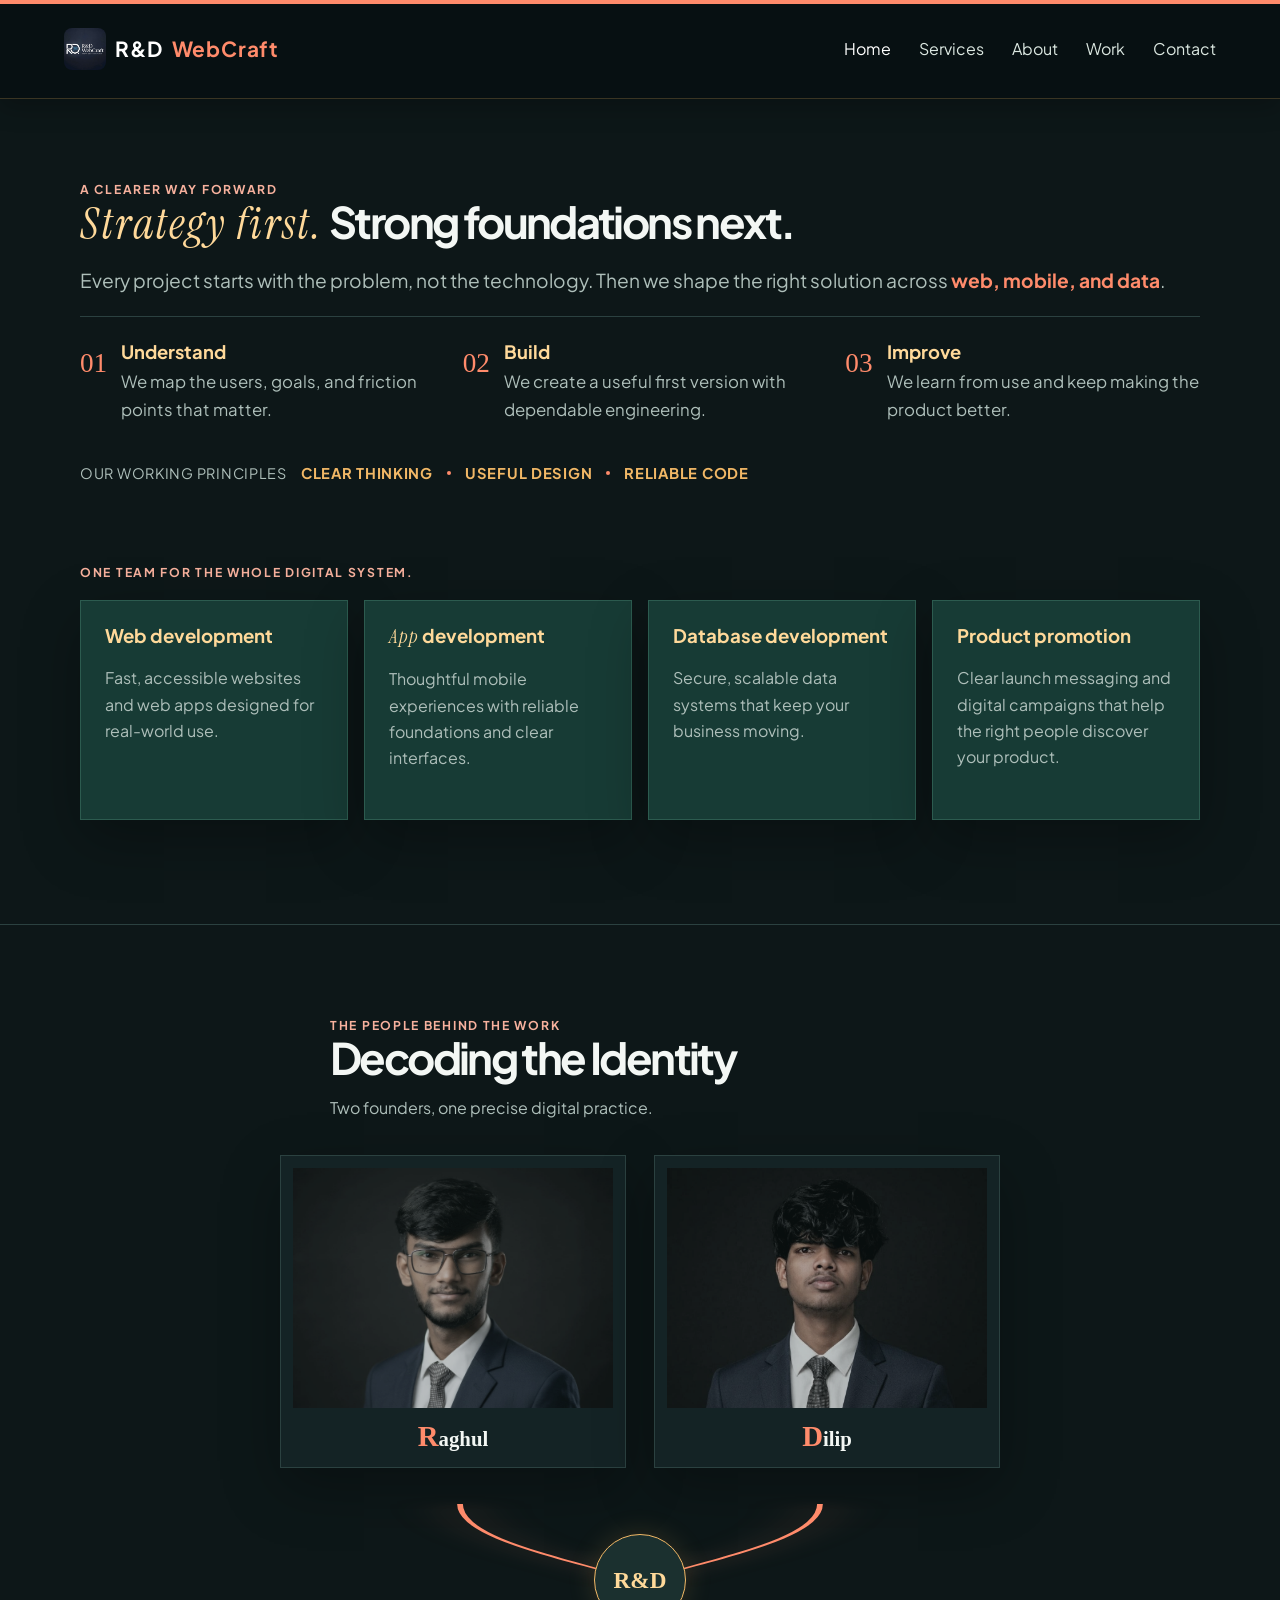
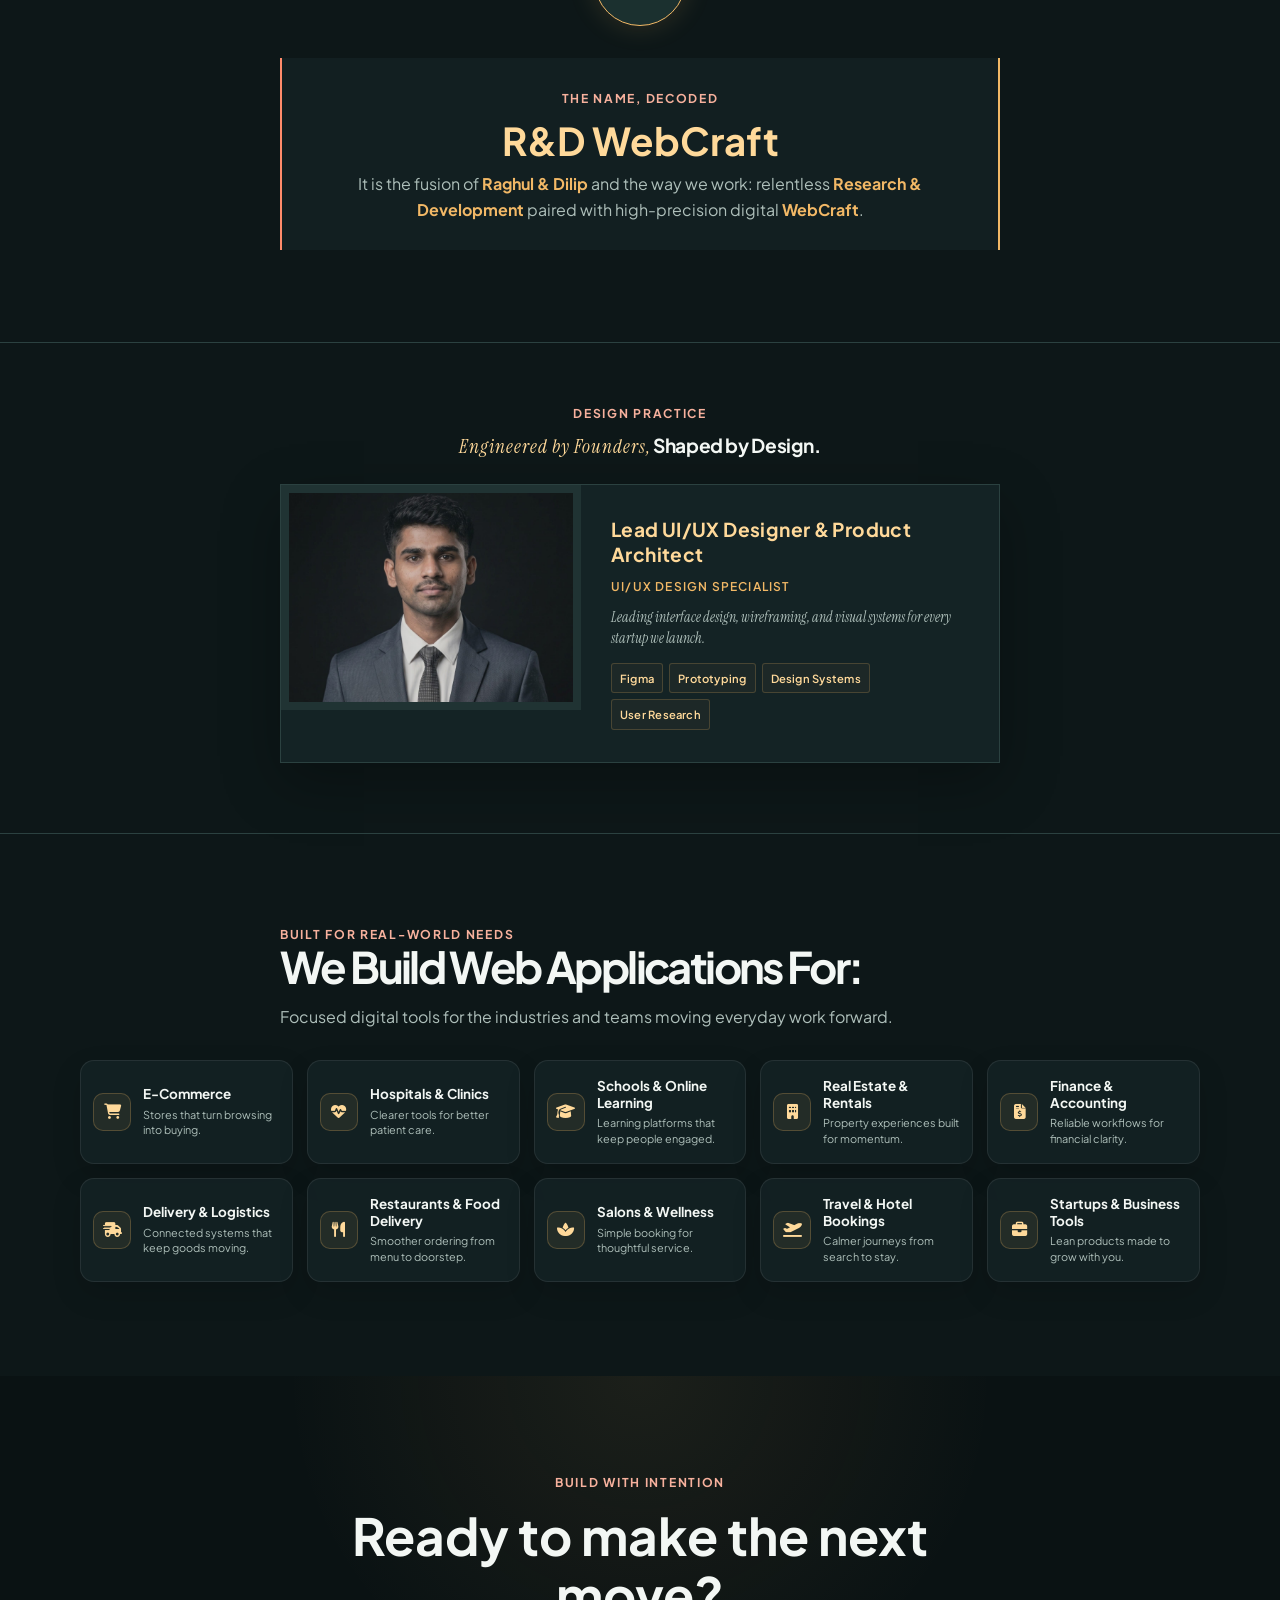
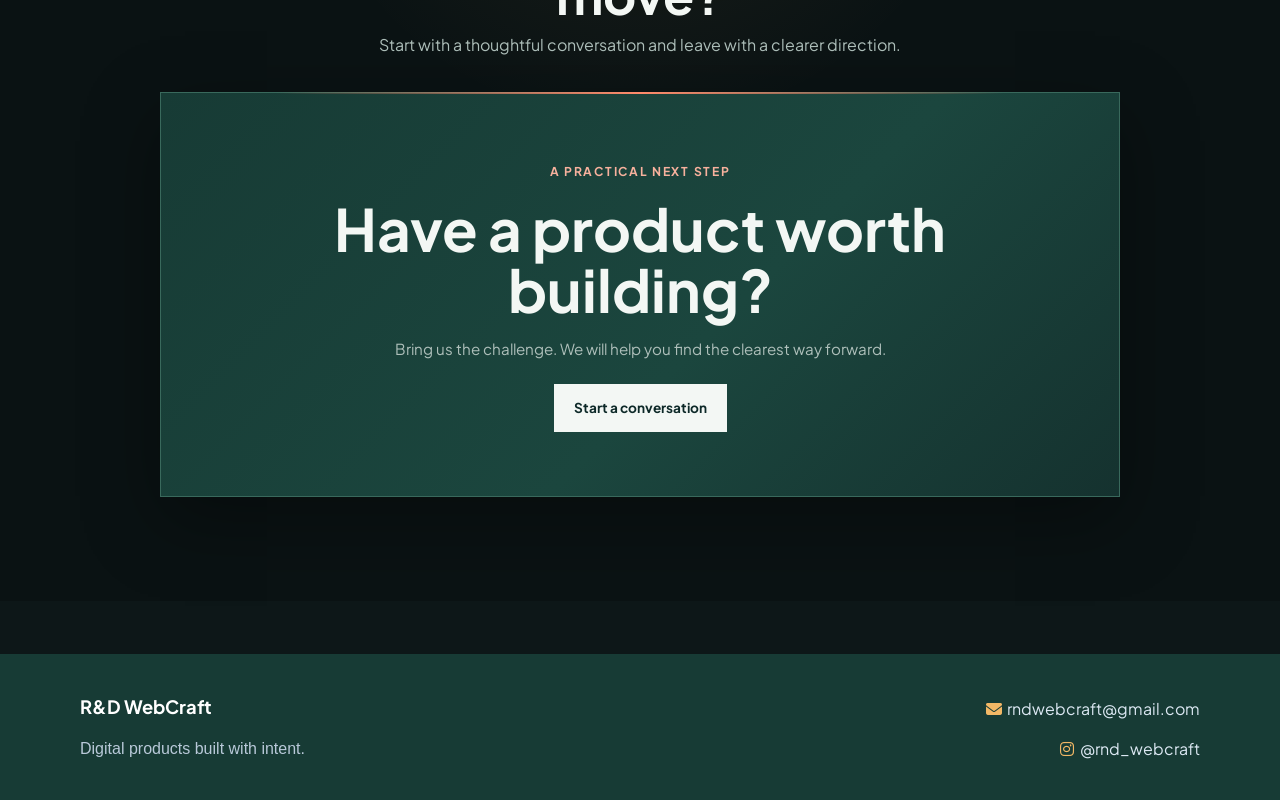
<file: index.html>
<!DOCTYPE html>
<html lang="en">
<head>
  <meta charset="UTF-8" />
  <meta name="viewport" content="width=device-width, initial-scale=1.0" />
  <title>R&amp;D WebCraft | Digital Products</title>
  <link rel="stylesheet" href="Styles.css" />
  <link rel="stylesheet" href="https://cdnjs.cloudflare.com/ajax/libs/font-awesome/6.5.2/css/all.min.css" />
  <link rel="icon" type="image/jpeg" sizes="1274x1274" href="/images/rnd_webcraft_icon.jpg">
  <link rel="apple-touch-icon" href="/images/rnd_webcraft_icon.jpg">
  <meta property="og:site_name" content="R&amp;D WebCraft" />
  <meta property="og:title" content="R&amp;D WebCraft | Digital Products" />
  <meta property="og:type" content="website" />
  <meta property="og:url" content="https://rndwebcraft.vercel.app/" />

  <!-- 3. Google Site Name & Organization Structured Data (JSON-LD) -->
  <script type="application/ld+json">
  {
  "@context": "https://schema.org",
    "@graph": 
    [
      {
        "@type": "WebSite",
        "@id": "https://rndwebcraft.vercel.app/#website",
        "url": "https://rndwebcraft.vercel.app/",
        "name": "R&D WebCraft",
        "alternateName": [
          "RnD WebCraft",
          "R&D WebCraft | Digital Products"
        ]
      },
      {
        "@type": "Organization",
        "@id": "https://rndwebcraft.vercel.app/#organization",
        "name": "R&D WebCraft",
        "url": "https://rndwebcraft.vercel.app/",
        "logo": "https://rndwebcraft.vercel.app/images/rnd_webcraft_icon.png"
      }
    ]
  }
  </script>
  <meta name="google-site-verification" content="Eu7IYV9PX5PxHdp5jqbT247PQi2Dd1MAVB8EzTbc9vo" />
</head>
<body class="home-page">
  <header class="navbar">
    <a class="logo" href="index.html"><img src="images/rnd_webcraft_icon.jpg" alt="R&amp;D WebCraft logo" />R&amp;D <span>WebCraft</span></a>
    <nav><a href="index.html" aria-current="page">Home</a><a href="services.html">Services</a><a href="about.html">About</a><a href="testimonies.html">Work</a><a href="contact.html">Contact</a></nav>
  </header>
  <main>
    <section class="services-preview home-process">
      <div class="section-intro home-overview reveal"><span class="eyebrow">A clearer way forward</span><h2><span class="editorial-emphasis">Strategy first.</span> Strong foundations next.</h2><p>Every project starts with the problem, not the technology. Then we shape the right solution across <strong>web, mobile, and data</strong>.</p></div>
      <div class="process">
        <article class="process-item reveal"><span class="process-number">01</span><div><h3>Understand</h3><p>We map the users, goals, and friction points that matter.</p></div></article>
        <article class="process-item reveal"><span class="process-number">02</span><div><h3>Build</h3><p>We create a useful first version with dependable engineering.</p></div></article>
        <article class="process-item reveal"><span class="process-number">03</span><div><h3>Improve</h3><p>We learn from use and keep making the product better.</p></div></article>
      </div>
      <div class="home-signature reveal"><span>Our working principles</span><strong>Clear thinking</strong><i></i><strong>Useful design</strong><i></i><strong>Reliable code</strong></div>
    </section>
    <section class="services-preview home-toolkit"><div class="section-intro reveal"><span class="eyebrow">One team for the whole digital system.</span></div><div class="cards"><article class="card reveal"><h3>Web development</h3><p>Fast, accessible websites and web apps designed for real-world use.</p></article><article class="card reveal"><h3><span class="editorial-emphasis">App</span> development</h3><p>Thoughtful mobile experiences with reliable foundations and clear interfaces.</p></article><article class="card reveal"><h3>Database development</h3><p>Secure, scalable data systems that keep your business moving.</p></article><article class="card reveal"><h3>Product promotion</h3><p>Clear launch messaging and digital campaigns that help the right people discover your product.</p></article></div></section>
    <section class="identity-section" aria-labelledby="identity-title">
      <div class="section-intro reveal"><span class="eyebrow">The people behind the work</span><h2 id="identity-title">Decoding the Identity</h2><p>Two founders, one precise digital practice.</p></div>
      <div class="founders-row">
        <article class="founder-card reveal"><div class="founder-portrait"><img src="images/raghul.jpeg" alt="Placeholder portrait for Raghul" /></div><h3><strong>R</strong>aghul</h3></article>
        <article class="founder-card reveal"><div class="founder-portrait"><img src="images/dilip.jpeg" alt="Dilip" /></div><h3><strong>D</strong>ilip</h3></article>
      </div>
      <div class="identity-convergence reveal" aria-label="R and D converge into the R and D monogram"><svg viewBox="0 0 100 120" role="img" aria-hidden="true" preserveAspectRatio="none"><path d="M25 0 C25 34 39 52 50 76"></path><path d="M75 0 C75 34 61 52 50 76"></path></svg><span class="identity-monogram">R&amp;D</span></div>
      <div class="identity-philosophy reveal"><span class="eyebrow">The name, decoded</span><h3>R&amp;D WebCraft</h3><p>It is the fusion of <strong>Raghul &amp; Dilip</strong> and the way we work: relentless <strong>Research &amp; Development</strong> paired with high-precision digital <strong>WebCraft</strong>.</p></div>
    </section>
    <section class="design-architecture-section" aria-labelledby="design-title">
      <div class="design-header reveal">
        <span class="eyebrow">DESIGN PRACTICE</span>
        <h3 id="design-title"><span class="editorial-emphasis">Engineered by Founders,</span> Shaped by Design.</h3>
      </div>
      <div class="design-card-compact reveal">
        <div class="design-portrait-compact">
          <img src="images/uiux-designer.jpeg" alt="Lead UI/UX Designer & Product Architect" />
        </div>
        <div class="design-card-top">
          <p class="design-role">Lead UI/UX Designer & Product Architect</p>
          <p class="design-specialization">UI/UX Design Specialist</p>
          <p class="design-summary">Leading interface design, wireframing, and visual systems for every startup we launch.</p>
          <div class="design-tech-stack">
            <span>Figma</span>
            <span>Prototyping</span>
            <span>Design Systems</span>
            <span>User Research</span>
          </div>
        </div>
      </div>
    </section>
    <section class="industries-section" aria-labelledby="industries-title">
      <div class="section-intro reveal"><span class="eyebrow">Built for real-world needs</span><h2 id="industries-title">We Build Web Applications For:</h2><p>Focused digital tools for the industries and teams moving everyday work forward.</p></div>
      <div class="industries-grid">
        <article class="industry-card reveal"><div class="industry-icon" aria-hidden="true"><i class="fa-solid fa-cart-shopping"></i></div><div><h3>E-Commerce</h3><p>Stores that turn browsing into buying.</p></div></article>
        <article class="industry-card reveal"><div class="industry-icon" aria-hidden="true"><i class="fa-solid fa-heart-pulse"></i></div><div><h3>Hospitals &amp; Clinics</h3><p>Clearer tools for better patient care.</p></div></article>
        <article class="industry-card reveal"><div class="industry-icon" aria-hidden="true"><i class="fa-solid fa-graduation-cap"></i></div><div><h3>Schools &amp; Online Learning</h3><p>Learning platforms that keep people engaged.</p></div></article>
        <article class="industry-card reveal"><div class="industry-icon" aria-hidden="true"><i class="fa-solid fa-building"></i></div><div><h3>Real Estate &amp; Rentals</h3><p>Property experiences built for momentum.</p></div></article>
        <article class="industry-card reveal"><div class="industry-icon" aria-hidden="true"><i class="fa-solid fa-file-invoice-dollar"></i></div><div><h3>Finance &amp; Accounting</h3><p>Reliable workflows for financial clarity.</p></div></article>
        <article class="industry-card reveal"><div class="industry-icon" aria-hidden="true"><i class="fa-solid fa-truck-fast"></i></div><div><h3>Delivery &amp; Logistics</h3><p>Connected systems that keep goods moving.</p></div></article>
        <article class="industry-card reveal"><div class="industry-icon" aria-hidden="true"><i class="fa-solid fa-utensils"></i></div><div><h3>Restaurants &amp; Food Delivery</h3><p>Smoother ordering from menu to doorstep.</p></div></article>
        <article class="industry-card reveal"><div class="industry-icon" aria-hidden="true"><i class="fa-solid fa-spa"></i></div><div><h3>Salons &amp; Wellness</h3><p>Simple booking for thoughtful service.</p></div></article>
        <article class="industry-card reveal"><div class="industry-icon" aria-hidden="true"><i class="fa-solid fa-plane-departure"></i></div><div><h3>Travel &amp; Hotel Bookings</h3><p>Calmer journeys from search to stay.</p></div></article>
        <article class="industry-card reveal"><div class="industry-icon" aria-hidden="true"><i class="fa-solid fa-briefcase"></i></div><div><h3>Startups &amp; Business Tools</h3><p>Lean products made to grow with you.</p></div></article>
      </div>
    </section>
    <section class="cta"><div class="cta-intro reveal"><span class="eyebrow">Build with intention</span><h2>Ready to make the next move?</h2><p>Start with a thoughtful conversation and leave with a clearer direction.</p></div><div class="cta-box reveal"><span class="eyebrow">A practical next step</span><h2>Have a product worth building?</h2><p>Bring us the challenge. We will help you find the clearest way forward.</p><a href="contact.html" class="btn-secondary">Start a conversation</a></div></section>
  </main>
  <br></br>
  <footer class="services-footer"><div class="services-footer-inner"><div><strong>R&amp;D WebCraft</strong><p>Digital products built with intent.</p></div><div class="footer-contact-details"><a href="mailto:rndwebcraft@gmail.com"><i class="fa-solid fa-envelope" aria-hidden="true"></i> rndwebcraft@gmail.com</a><a href="https://www.instagram.com/rnd_webcraft" target="_blank" rel="noopener noreferrer"><i class="fa-brands fa-instagram" aria-hidden="true"></i> @rnd_webcraft</a></div></div></footer>
  <script src="script.js"></script>
</body>
</html>
</file>
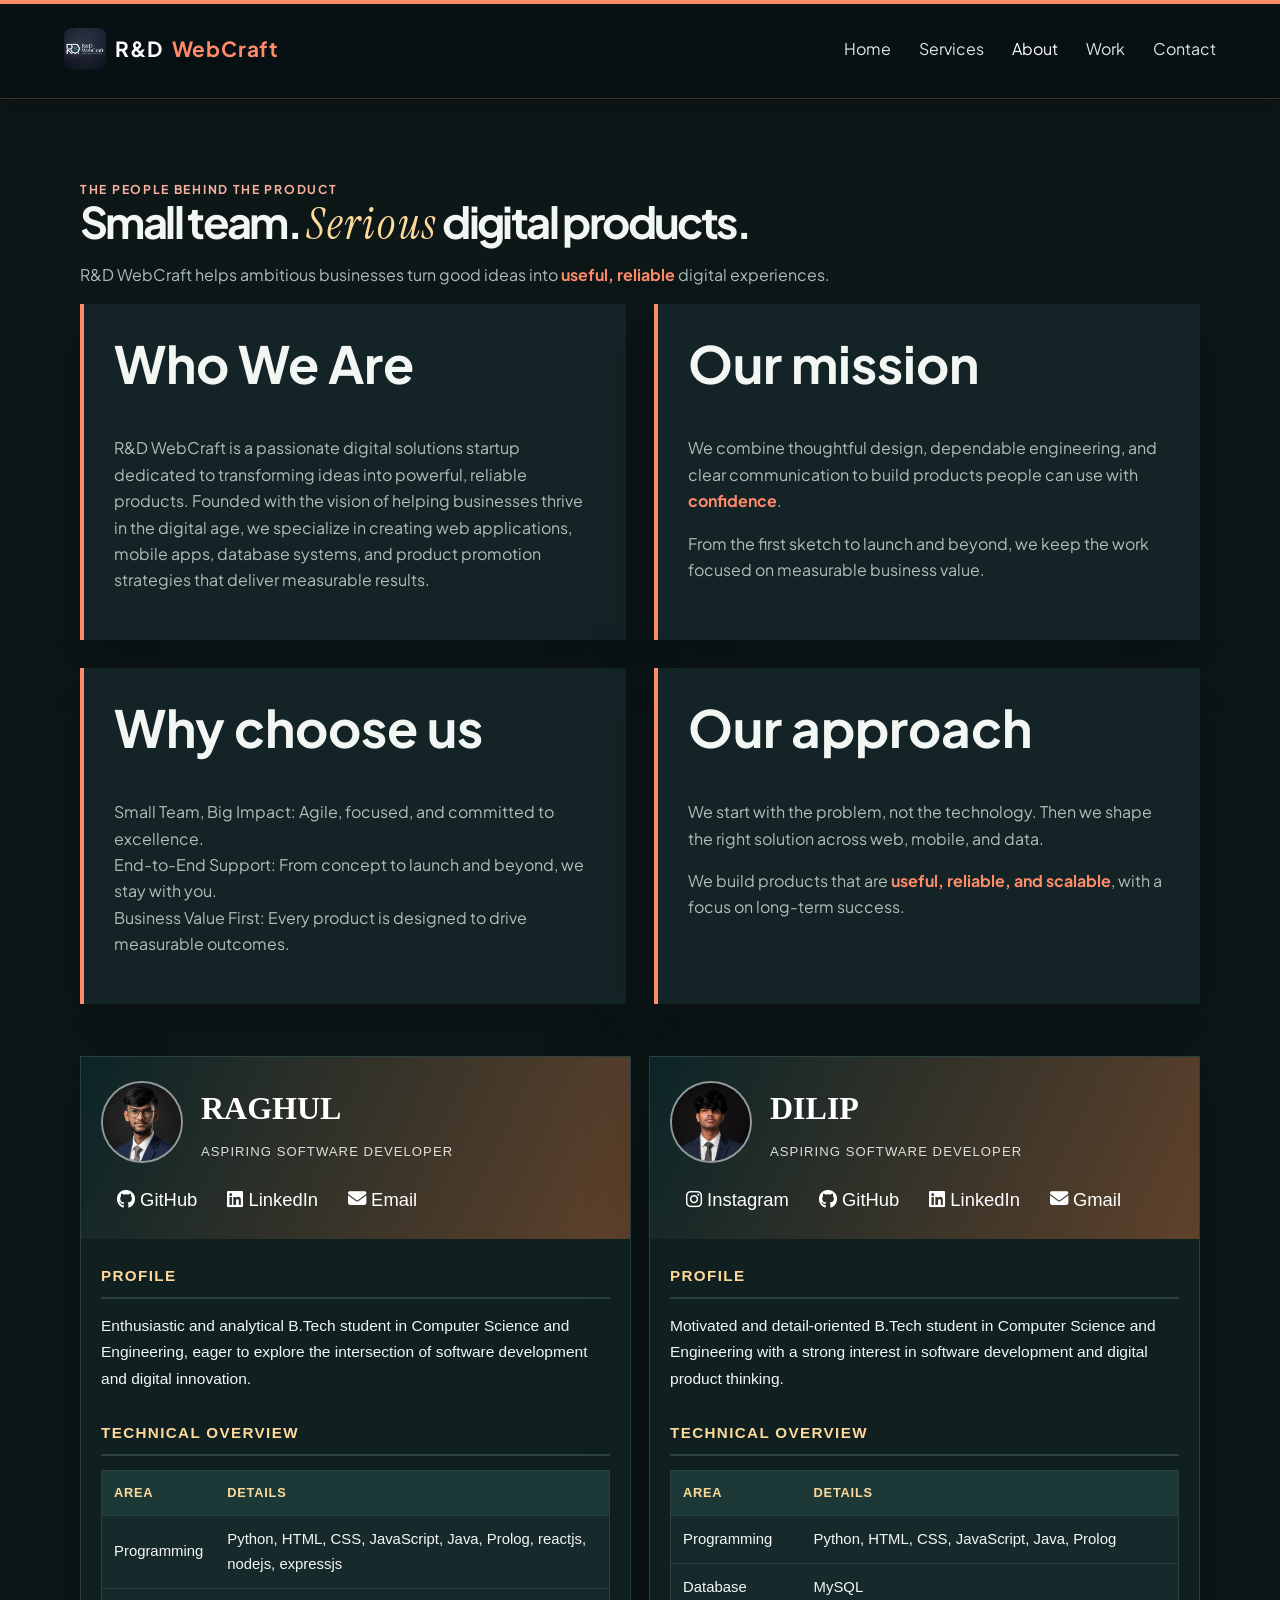
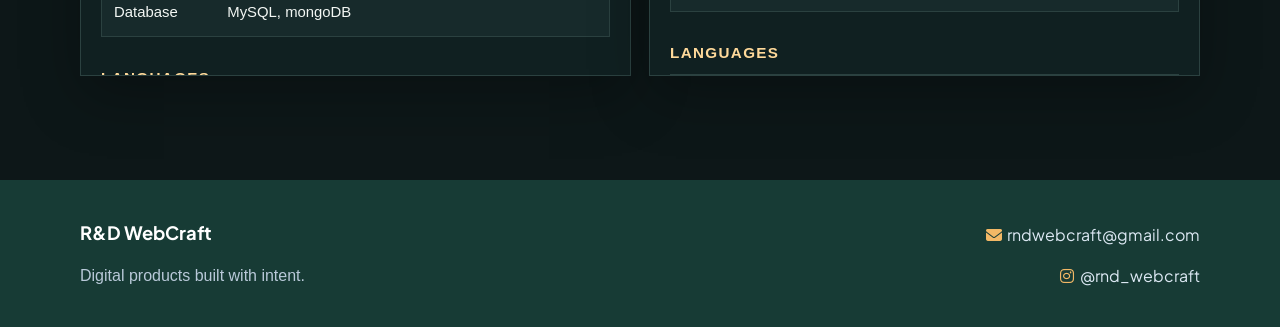
<file: about.html>
<!DOCTYPE html>
<html lang="en">
<head>
  <meta charset="UTF-8" />
  <meta name="viewport" content="width=device-width, initial-scale=1.0" />
  <title>About | R&amp;D WebCraft</title>
  <link rel="stylesheet" href="Styles.css" />
  <link rel="stylesheet" href="https://cdnjs.cloudflare.com/ajax/libs/font-awesome/6.5.2/css/all.min.css" />
  <link rel="icon" type="image/jpeg" href="images/rnd_webcraft_icon.jpg">
  <link rel="apple-touch-icon" href="images/rnd_webcraft_icon.jpg" />
</head>
<body class="about-page">
  <header class="navbar">
    <a class="logo" href="index.html"><img src="images/rnd_webcraft_icon.jpg" alt="R&amp;D WebCraft logo" />R&amp;D <span>WebCraft</span></a>
    <nav>
      <a href="index.html">Home</a>
      <a href="services.html">Services</a>
      <a href="about.html" aria-current="page">About</a>
      <a href="testimonies.html">Work</a>
      <a href="contact.html">Contact</a>
    </nav>
  </header>

  <main>
    <section class="about">
      <div class="section-intro reveal">
        <span class="eyebrow">The people behind the product</span>
        <h1>Small team. <span class="editorial-emphasis">Serious</span> digital products.</h1>
        <p>R&amp;D WebCraft helps ambitious businesses turn good ideas into 
          <strong>useful, reliable</strong> digital experiences.</p>
      </div>
      <div class="about-grid">
        <article class="about-card reveal">
          <h2>Who We Are</h2>
          <p>R&D WebCraft is a passionate digital solutions startup dedicated to 
            transforming ideas into powerful, reliable products. Founded with the 
            vision of helping businesses thrive in the digital age, we specialize in creating 
            web applications, mobile apps, database systems, and product promotion strategies 
            that deliver measurable results.
          </p>
        </article>
        <article class="about-card reveal">
          <h2>Our mission</h2>
          <p>We combine thoughtful design, dependable engineering, and clear communication
             to build products people can use with <strong>confidence</strong>.
          </p>
          <p>From the first sketch to launch and beyond, we keep the work focused on measurable business value.
          </p>
        </article>
        <article class="about-card reveal">
          <h2>Why choose us</h2>
          <p>Small Team, Big Impact: Agile, focused, and committed to excellence.
            <br />
             End-to-End Support: From concept to launch and beyond, we stay with you.
            <br />
             Business Value First: Every product is designed to drive measurable outcomes.</p>
        </article>
        <article class="about-card reveal">
          <h2>Our approach</h2>
          <p>We start with the problem, not the technology. Then we shape the right solution across web, mobile, and data.</p>
          <p>We build products that are <strong>useful, reliable, and scalable</strong>, with a focus on long-term success.</p>
        </article>
      </div>
      <br></br>
      <div class="profile-showcase">
        <iframe class="profile-frame reveal" src="raghul.html" title="Raghul profile"></iframe>
        <iframe class="profile-frame reveal" src="Dilip.html" title="Dilip profile"></iframe>
      </div>
    </section>
  </main>

  <footer class="services-footer"><div class="services-footer-inner"><div><strong>R&amp;D WebCraft</strong><p>Digital products built with intent.</p></div><div class="footer-contact-details"><a href="mailto:rndwebcraft@gmail.com"><i class="fa-solid fa-envelope" aria-hidden="true"></i> rndwebcraft@gmail.com</a><a href="https://www.instagram.com/rnd_webcraft" target="_blank" rel="noopener noreferrer"><i class="fa-brands fa-instagram" aria-hidden="true"></i> @rnd_webcraft</a></div></div></footer>
  <script src="script.js"></script>
</body>
</html>
</file>
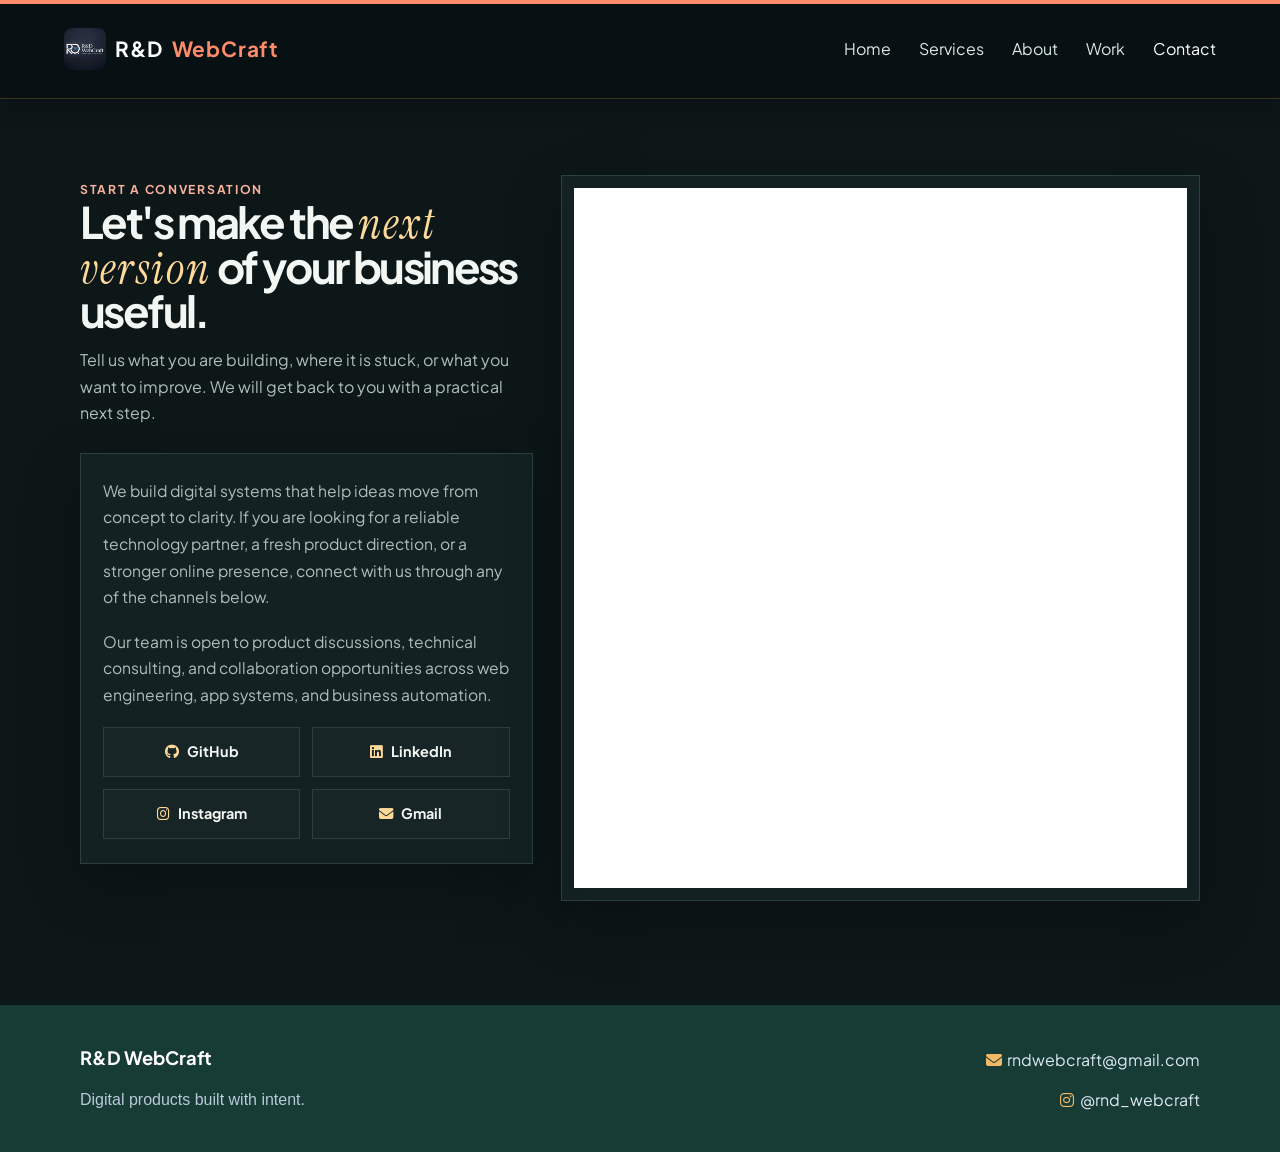
<file: contact.html>
<!DOCTYPE html>
<html lang="en">
<head>
  <meta charset="UTF-8" />
  <meta name="viewport" content="width=device-width, initial-scale=1.0" />
  <title>Contact | R&amp;D WebCraft</title>
  <link rel="stylesheet" href="Styles.css" />
  <link rel="stylesheet" href="https://cdnjs.cloudflare.com/ajax/libs/font-awesome/6.5.2/css/all.min.css" />
  <link rel="icon" type="image/jpeg" href="images/rnd_webcraft_icon.jpg">
  <link rel="apple-touch-icon" href="images/rnd_webcraft_icon.jpg" />
</head>
<body class="contact-page">
  <header class="navbar">
    <a class="logo" href="index.html"><img src="images/rnd_webcraft_icon.jpg" alt="R&amp;D WebCraft logo" />R&amp;D <span>WebCraft</span></a>
    <nav><a href="index.html">Home</a><a href="services.html">Services</a><a href="about.html">About</a><a href="testimonies.html">Work</a><a href="contact.html" aria-current="page">Contact</a></nav>
  </header>
  <main>
    <section class="contact">
      <div class="contact-grid">
        <div class="section-intro reveal">
          <span class="eyebrow">Start a conversation</span>
          <h1>Let's make the <span class="editorial-emphasis">next version</span> of your business useful.</h1>
          <p>Tell us what you are building, where it is stuck, or what you want to improve. We will get back to you with a practical next step.</p>

          <div class="contact-links-panel">
            <p>We build digital systems that help ideas move from concept to clarity. If you are looking for a reliable technology partner, a fresh product direction, or a stronger online presence, connect with us through any of the channels below.</p>
            <p>Our team is open to product discussions, technical consulting, and collaboration opportunities across web engineering, app systems, and business automation.</p>
            <div class="contact-links-list">
              <a href="https://github.com/RnD-WebCraft" target="_blank" rel="noopener noreferrer"><i class="fa-brands fa-github"></i> GitHub</a>
              <a href="https://www.linkedin.com/in/rnd-webcraft-b3a0b8433" target="_blank" rel="noopener noreferrer"><i class="fa-brands fa-linkedin"></i> LinkedIn</a>
              <a href="https://www.instagram.com/rnd_webcraft" target="_blank" rel="noopener noreferrer"><i class="fa-brands fa-instagram"></i> Instagram</a>
              <a href="mailto:rndwebcraft@gmail.com"><i class="fa-solid fa-envelope"></i> Gmail</a>
            </div>
          </div>
        </div>

        <div class="form-embed reveal">
          <iframe src="https://docs.google.com/forms/d/e/1FAIpQLSejpr6b-1MJjOPIWdxjWmVD5lIWq2EEL0xFUucQtWB2CgPl_A/viewform?embedded=true" title="R&D WebCraft Contact Form" loading="lazy" frameborder="0" marginheight="0" marginwidth="0">Loading…</iframe>
        </div>
      </div>
    </section>
  </main>
  <footer class="services-footer"><div class="services-footer-inner"><div><strong>R&amp;D WebCraft</strong><p>Digital products built with intent.</p></div><div class="footer-contact-details"><a href="mailto:rndwebcraft@gmail.com"><i class="fa-solid fa-envelope" aria-hidden="true"></i> rndwebcraft@gmail.com</a><a href="https://www.instagram.com/rnd_webcraft" target="_blank" rel="noopener noreferrer"><i class="fa-brands fa-instagram" aria-hidden="true"></i> @rnd_webcraft</a></div></div></footer>
  <script src="script.js"></script>
</body>
</html>
</file>
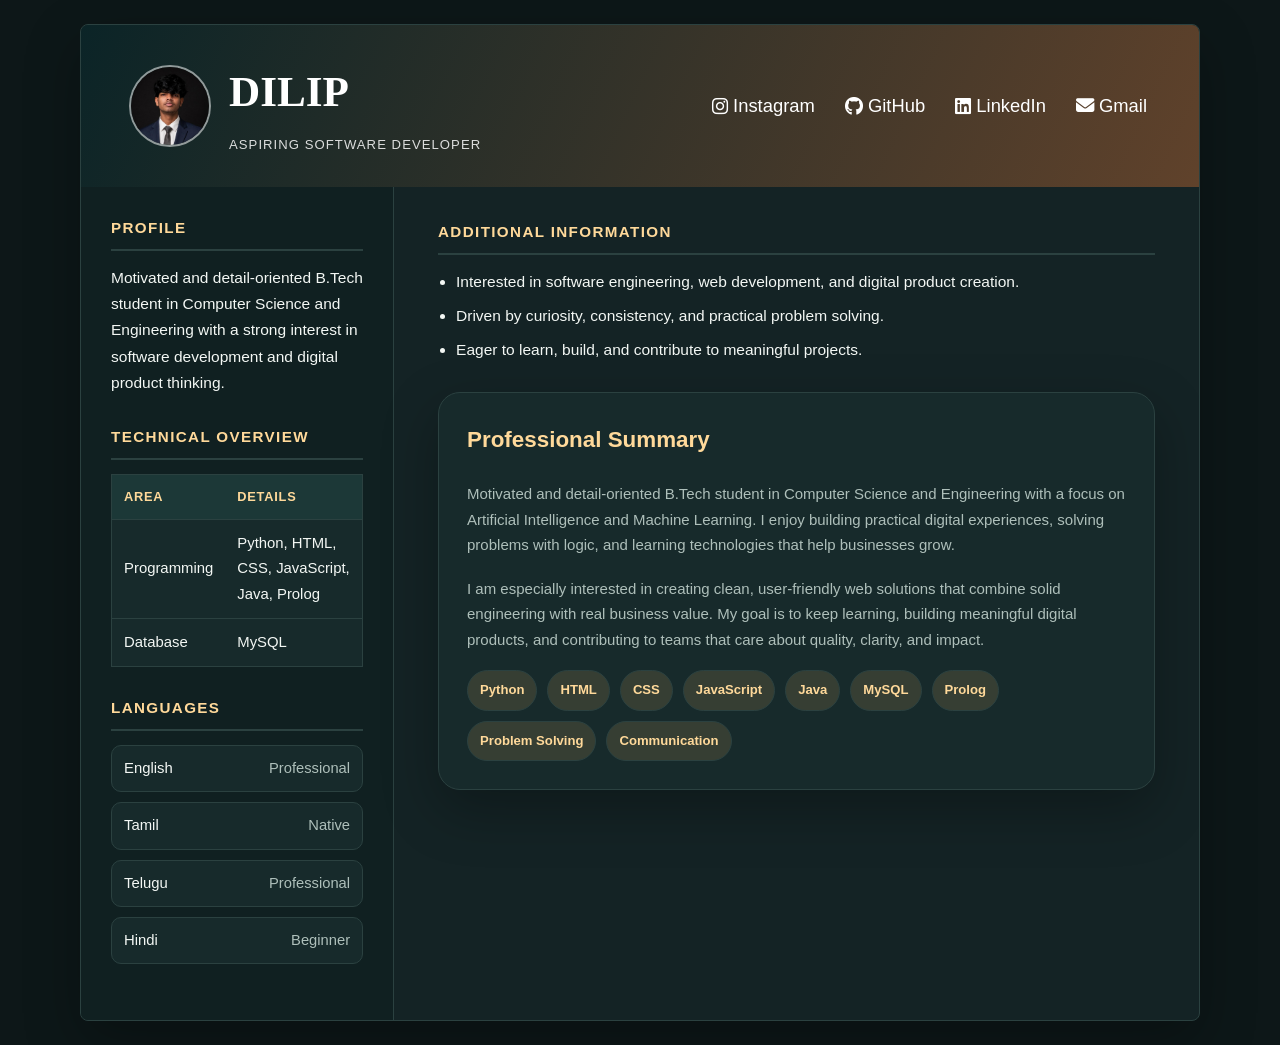
<file: Dilip.html>
<!DOCTYPE html>
<html lang="en">
<head>
  <meta charset="UTF-8" />
  <meta name="viewport" content="width=device-width, initial-scale=1.0" />
  <title>Dilip | Resume</title>
  <link rel="stylesheet" href="https://cdnjs.cloudflare.com/ajax/libs/font-awesome/6.5.2/css/all.min.css" />
  <link rel="icon" type="image/jpeg" href="images/dilip.jpeg" />
  <style>
    :root {
      --panel: #ffffff;
      --primary: #123a5b;
      --header-start: #1f2d3d;
      --header-end: #2d4a43;
      --text: #1f2937;
      --muted: #5b6473;
      --line: #dde8f3;
      --shadow: 0 18px 40px rgba(18, 58, 91, 0.08);
    }

    * { box-sizing: border-box; }

    body {
      margin: 0;
      font-family: "Segoe UI", Tahoma, Geneva, Verdana, sans-serif;
      background: linear-gradient(180deg, #f7fbff 0%, #eef4fb 100%);
      color: var(--text);
      line-height: 1.7;
    }

    a {
      color: inherit;
      text-decoration: none;
    }

    .page {
      max-width: 960px;
      margin: 40px auto;
      background: var(--panel);
      border: 1px solid var(--line);
      border-radius: 18px;
      box-shadow: var(--shadow);
      overflow: hidden;
    }

    .top {
      background: linear-gradient(135deg, var(--header-start), var(--header-end));
      color: #fff;
      padding: 34px 40px;
    }

    .header-row {
      display: flex;
      justify-content: space-between;
      align-items: center;
      gap: 20px;
      flex-wrap: wrap;
    }

    .profile {
      display: flex;
      align-items: center;
      gap: 18px;
    }

    .avatar {
      width: 82px;
      height: 82px;
      border-radius: 50%;
      overflow: hidden;
      border: 2px solid rgba(255,255,255,0.45);
      background: rgba(255,255,255,0.15);
      display: flex;
      align-items: center;
      justify-content: center;
    }

    .avatar img {
      width: 100%;
      height: 100%;
      object-fit: cover;
      display: block;
    }

    h1 {
      margin: 0;
      font-size: clamp(2rem, 4vw, 2.7rem);
      letter-spacing: 0.05em;
    }

    .subtitle {
      margin-top: 6px;
      color: rgba(255,255,255,0.84);
      font-size: 0.82rem;
      letter-spacing: 0.08em;
      text-transform: uppercase;
    }

    .contact {
      display: flex;
      flex-wrap: wrap;
      justify-content: flex-end;
      gap: 22px;
      padding-left: 12px;
    }

    .contact a {
      color: #ffffff;
      display: inline-flex;
      align-items: center;
      justify-content: center;
      background: transparent;
      border: none;
      font-size: 1.15rem;
      margin: 0 4px;
      padding: 0;
    }

    .content {
      display: grid;
      grid-template-columns: 300px 1fr;
    }

    .sidebar {
      background: #f8fafc;
      border-right: 1px solid var(--line);
      padding: 28px 22px;
    }

    .main {
      padding: 28px 28px 32px;
    }

    .section {
      margin-bottom: 28px;
    }

    .section-title {
      margin: 0 0 14px;
      color: var(--primary);
      font-size: 0.95rem;
      letter-spacing: 0.09em;
      text-transform: uppercase;
      border-bottom: 2px solid var(--line);
      padding-bottom: 8px;
    }

    .summary, .small-text, .list {
      color: var(--text);
      font-size: 0.97rem;
    }

    .summary {
      margin: 0;
    }

    .skill-list, .language-list {
      list-style: none;
      padding: 0;
      margin: 0;
      display: grid;
      gap: 10px;
    }

    .skill-list li, .language-list li {
      display: flex;
      justify-content: space-between;
      gap: 12px;
      background: #fff;
      border: 1px solid var(--line);
      border-radius: 10px;
      padding: 10px 12px;
      font-size: 0.93rem;
    }

    .level {
      background: rgba(58,160,168,0.12);
      color: var(--primary);
      font-size: 0.74rem;
      font-weight: 700;
      border-radius: 999px;
      padding: 4px 8px;
    }

    .small-text {
      color: var(--muted);
      font-size: 0.92rem;
    }

    .table-wrap {
      overflow-x: auto;
    }

    table {
      width: 100%;
      border-collapse: collapse;
      background: #fff;
      border: 1px solid var(--line);
    }

    th, td {
      text-align: left;
      padding: 11px 12px;
      border-bottom: 1px solid var(--line);
      font-size: 0.93rem;
    }

    th {
      background: #edf3fb;
      color: var(--primary);
      font-size: 0.8rem;
      letter-spacing: 0.06em;
      text-transform: uppercase;
    }

    .list {
      margin: 0;
      padding-left: 18px;
    }

    .list li {
      margin-bottom: 8px;
    }

    .section-header {
      margin-bottom: 20px;
    }

    .section-header h2 {
      margin: 0;
      font-size: clamp(2rem, 2.8vw, 2.7rem);
      color: var(--primary);
      letter-spacing: -0.04em;
    }

    .section-header p {
      margin: 10px 0 0;
      color: var(--muted);
      max-width: 720px;
    }

    .about-grid {
      display: grid;
      grid-template-columns: 1fr;
      gap: 22px;
    }

    .about-card, .contact-box {
      background: var(--panel);
      border: 1px solid var(--line);
      border-radius: 22px;
      box-shadow: var(--shadow);
    }

    .about-card {
      padding: 28px;
      width: 100%;
    }

    .about-card h3, .contact-box h3 {
      margin-top: 0;
      color: var(--primary);
      font-size: 1.4rem;
    }

    .about-card p {
      color: var(--muted);
      margin: 0 0 18px;
    }

    .skill-list {
      display: flex;
      flex-wrap: wrap;
      gap: 10px;
      margin-top: 10px;
    }

    .skill-list span {
      background: #edf5fa;
      color: var(--primary);
      border: 1px solid #dfeaf5;
      border-radius: 999px;
      padding: 8px 12px;
      font-size: 0.82rem;
      font-weight: 600;
    }

    .contact-box {
      width: 100%;
      padding: 20px 24px;
      margin-top: 20px;
    }

    .contact-links {
      display: flex;
      flex-wrap: wrap;
      gap: 14px;
      margin-top: 10px;
    }

    .contact-links a {
      display: inline-flex;
      align-items: center;
      justify-content: center;
      width: 42px;
      height: 42px;
      border-radius: 50%;
      background: #edf5fa;
      color: var(--primary);
      border: 1px solid var(--line);
      font-size: 1.1rem;
    }

    @media (max-width: 760px) {
      .content {
        grid-template-columns: 1fr;
      }

      .sidebar {
        border-right: none;
        border-bottom: 1px solid var(--line);
      }

      .top {
        padding: 24px 20px;
      }

      .main, .sidebar {
        padding: 22px 18px;
      }

      .contact {
        justify-content: flex-start;
      }
    }
  </style>
  <link rel="stylesheet" href="profile-dark.css" />
</head>
<body>
  <div class="page">
    <header class="top">
      <div class="header-row">
        <div class="profile">
          <div class="avatar">
            <img src="images/dilip.jpeg" alt="Dilip" />
          </div>
          <div>
            <h1>DILIP</h1>
            <div class="subtitle">Aspiring Software Developer</div>
          </div>
        </div>

        <div class="contact">
          <a href="https://www.instagram.com/rnd_webcraft" target="_blank" aria-label="Instagram"><i class="fa-brands fa-instagram"></i>&nbsp;Instagram</a>
          <a href="https://github.com/RnD-WebCraft" target="_blank" aria-label="GitHub"><i class="fa-brands fa-github"></i>&nbsp;GitHub</a>
          <a href="https://www.linkedin.com/in/rnd-webcraft-b3a0b8433" target="_blank" aria-label="LinkedIn"><i class="fa-brands fa-linkedin"></i>&nbsp;LinkedIn</a>
          <a href="mailto:rndwebcraft@gmail.com" target="_blank" aria-label="Email"><i class="fa-solid fa-envelope"></i>&nbsp;Gmail</a>
        </div>
      </div>
    </header>

    <div class="content">
      <aside class="sidebar">
        <section class="section">
          <h2 class="section-title">Profile</h2>
          <p class="summary">
            Motivated and detail-oriented B.Tech student in Computer Science and Engineering 
            with a strong interest in software development and digital product thinking.
          </p>
        </section>
        <section class="section">
          <h2 class="section-title">Technical Overview</h2>
          <div class="table-wrap">
            <table>
              <thead>
                <tr>
                  <th>Area</th>
                  <th>Details</th>
                </tr>
              </thead>
              <tbody>
                <tr>
                  <td>Programming</td>
                  <td>Python, HTML, CSS, JavaScript, Java, Prolog</td>
                </tr>
                <tr>
                  <td>Database</td>
                  <td>MySQL</td>
                </tr>
              </tbody>
            </table>
          </div>
        </section>

        <section class="section">
          <h2 class="section-title">Languages</h2>
          <ul class="language-list">
            <li><span>English</span><span class="small-text">Professional</span></li>
            <li><span>Tamil</span><span class="small-text">Native</span></li>
            <li><span>Telugu</span><span class="small-text">Professional</span></li>
            <li><span>Hindi</span><span class="small-text">Beginner</span></li>
          </ul>
        </section>
      </aside>

      <main class="main">

        <section class="section">
          <h2 class="section-title">Additional Information</h2>
          <ul class="list">
            <li>Interested in software engineering, web development, and digital product creation.</li>
            <li>Driven by curiosity, consistency, and practical problem solving.</li>
            <li>Eager to learn, build, and contribute to meaningful projects.</li>
          </ul>
        </section>

          <div class="about-grid">
            <div class="about-card">
              <h3>Professional Summary</h3>
              <p>
                Motivated and detail-oriented B.Tech student in Computer Science and Engineering with a focus on
                Artificial Intelligence and Machine Learning. I enjoy building practical digital experiences,
                solving problems with logic, and learning technologies that help businesses grow.
              </p>
              <p>
                I am especially interested in creating clean, user-friendly web solutions that combine solid
                engineering with real business value. My goal is to keep learning, building meaningful digital
                products, and contributing to teams that care about quality, clarity, and impact.
              </p>
              <div class="skill-list">
                <span>Python</span>
                <span>HTML</span>
                <span>CSS</span>
                <span>JavaScript</span>
                <span>Java</span>
                <span>MySQL</span>
                <span>Prolog</span>
                <span>Problem Solving</span>
                <span>Communication</span>
              </div>
            </div>
          </div>
        </section>
      </main>
    </div>
  </div>
  <script src="script.js"></script>
</body>
</html>
</file>
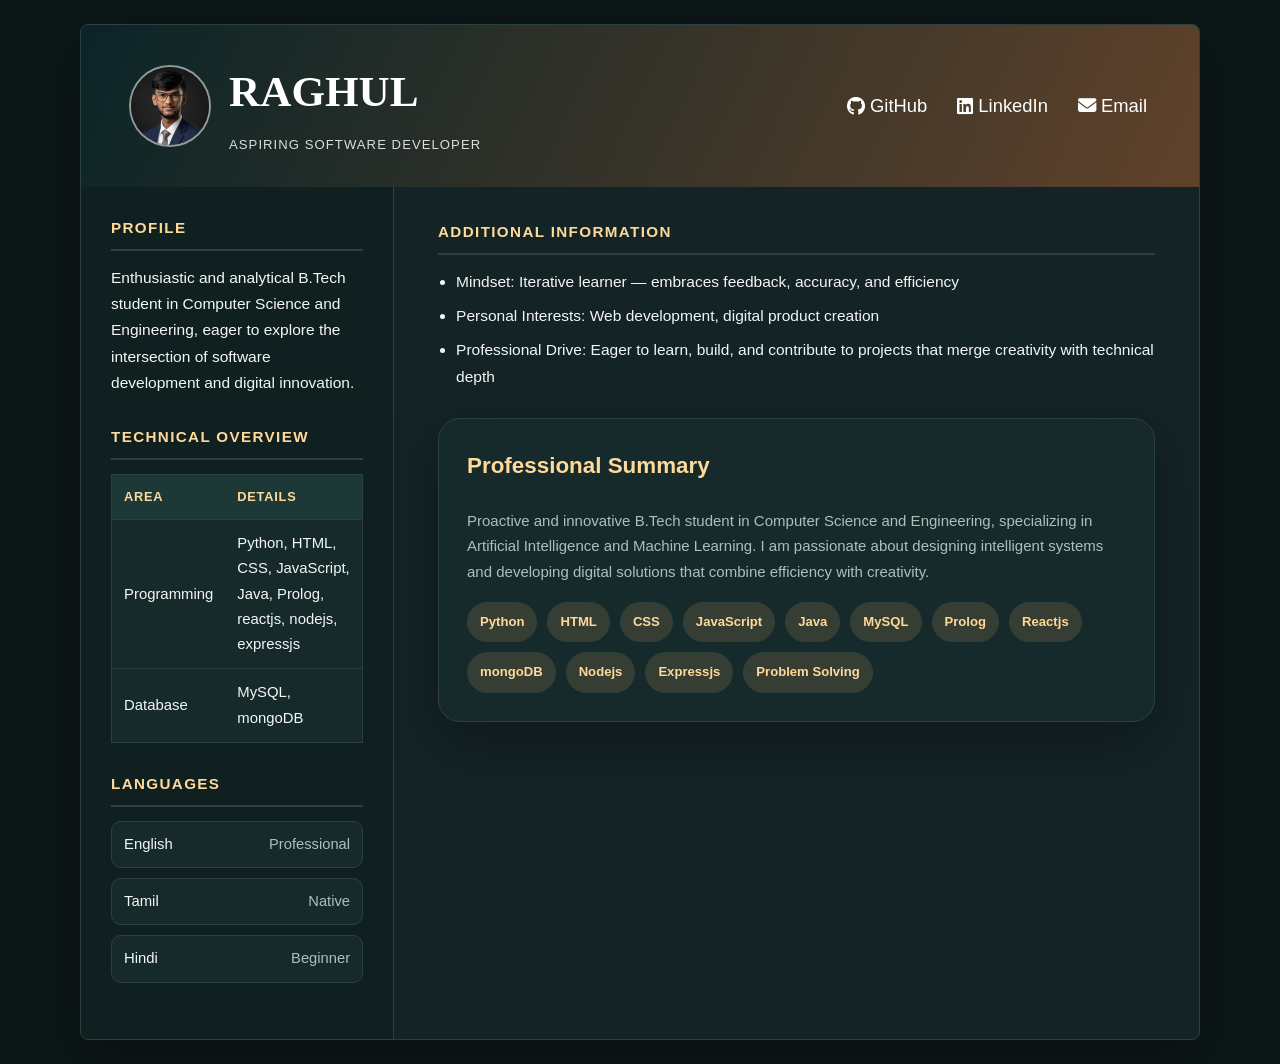
<file: raghul.html>
<!DOCTYPE html>
<html lang="en">
<head>
  <meta charset="UTF-8" />
  <meta name="viewport" content="width=device-width, initial-scale=1.0" />
  <title>Raghul | Resume</title>
  <link rel="stylesheet" href="https://cdnjs.cloudflare.com/ajax/libs/font-awesome/6.5.2/css/all.min.css" />
  <link rel="icon" type="image/jpeg" href="images/raghul.jpeg" />
  <style>
    :root {
      --panel: #ffffff;
      --primary: #123a5b;
      --header-start: #1f2d3d;
      --header-end: #2d4a43;
      --text: #1f2937;
      --muted: #5b6473;
      --line: #dde8f3;
      --shadow: 0 18px 40px rgba(18, 58, 91, 0.08);
    }

    * { box-sizing: border-box; }

    body {
      margin: 0;
      font-family: "Segoe UI", Tahoma, Geneva, Verdana, sans-serif;
      background: linear-gradient(180deg, #f7fbff 0%, #eef4fb 100%);
      color: var(--text);
      line-height: 1.7;
    }

    a {
      color: inherit;
      text-decoration: none;
    }

    .page {
      max-width: 960px;
      margin: 40px auto;
      background: var(--panel);
      border: 1px solid var(--line);
      border-radius: 18px;
      box-shadow: var(--shadow);
      overflow: hidden;
    }

    .top {
      background: linear-gradient(135deg, var(--header-start), var(--header-end));
      color: #fff;
      padding: 34px 40px;
    }

    .header-row {
      display: flex;
      justify-content: space-between;
      align-items: center;
      gap: 20px;
      flex-wrap: wrap;
    }

    .profile {
      display: flex;
      align-items: center;
      gap: 18px;
    }

    .avatar {
      width: 82px;
      height: 82px;
      border-radius: 50%;
      overflow: hidden;
      border: 2px solid rgba(255,255,255,0.45);
      background: rgba(255,255,255,0.15);
      display: flex;
      align-items: center;
      justify-content: center;
    }

    .avatar img {
      width: 100%;
      height: 100%;
      object-fit: cover;
      display: block;
    }

    h1 {
      margin: 0;
      font-size: clamp(2rem, 4vw, 2.7rem);
      letter-spacing: 0.05em;
    }

    .subtitle {
      margin-top: 6px;
      color: rgba(255,255,255,0.84);
      font-size: 0.82rem;
      letter-spacing: 0.08em;
      text-transform: uppercase;
    }

    .contact {
      display: flex;
      flex-wrap: wrap;
      justify-content: flex-end;
      gap: 22px;
      padding-left: 12px;
    }

    .contact a {
      color: #ffffff;
      display: inline-flex;
      align-items: center;
      justify-content: center;
      background: transparent;
      border: none;
      font-size: 1.15rem;
      margin: 0 4px;
      padding: 0;
    }

    .content {
      display: grid;
      grid-template-columns: 300px 1fr;
    }

    .sidebar {
      background: #f8fafc;
      border-right: 1px solid var(--line);
      padding: 28px 22px;
    }

    .main {
      padding: 28px 28px 32px;
    }

    .section {
      margin-bottom: 28px;
    }

    .section-title {
      margin: 0 0 14px;
      color: var(--primary);
      font-size: 0.95rem;
      letter-spacing: 0.09em;
      text-transform: uppercase;
      border-bottom: 2px solid var(--line);
      padding-bottom: 8px;
    }

    .summary, .small-text, .list {
      color: var(--text);
      font-size: 0.97rem;
    }

    .summary {
      margin: 0;
    }

    .skill-list, .language-list {
      list-style: none;
      padding: 0;
      margin: 0;
      display: grid;
      gap: 10px;
    }

    .skill-list li, .language-list li {
      display: flex;
      justify-content: space-between;
      gap: 12px;
      background: #fff;
      border: 1px solid var(--line);
      border-radius: 10px;
      padding: 10px 12px;
      font-size: 0.93rem;
    }

    .level {
      background: rgba(58,160,168,0.12);
      color: var(--primary);
      font-size: 0.74rem;
      font-weight: 700;
      border-radius: 999px;
      padding: 4px 8px;
    }

    .small-text {
      color: var(--muted);
      font-size: 0.92rem;
    }

    .table-wrap {
      overflow-x: auto;
    }

    table {
      width: 100%;
      border-collapse: collapse;
      background: #fff;
      border: 1px solid var(--line);
    }

    th, td {
      text-align: left;
      padding: 11px 12px;
      border-bottom: 1px solid var(--line);
      font-size: 0.93rem;
    }

    th {
      background: #edf3fb;
      color: var(--primary);
      font-size: 0.8rem;
      letter-spacing: 0.06em;
      text-transform: uppercase;
    }

    .list {
      margin: 0;
      padding-left: 18px;
    }

    .list li {
      margin-bottom: 8px;
    }

    .section-header {
      margin-bottom: 20px;
    }

    .section-header h2 {
      margin: 0;
      font-size: clamp(2rem, 2.8vw, 2.7rem);
      color: var(--primary);
      letter-spacing: -0.04em;
    }

    .section-header p {
      margin: 10px 0 0;
      color: var(--muted);
      max-width: 720px;
    }

    .about-grid {
      display: grid;
      grid-template-columns: 1fr;
      gap: 22px;
    }

    .about-card, .contact-box {
      background: var(--panel);
      border: 1px solid var(--line);
      border-radius: 22px;
      box-shadow: var(--shadow);
    }

    .about-card {
      padding: 28px;
      width: 100%;
    }

    .about-card h3, .contact-box h3 {
      margin-top: 0;
      color: var(--primary);
      font-size: 1.4rem;
    }

    .about-card p {
      color: var(--muted);
      margin: 0 0 18px;
    }

    .skill-list {
      display: flex;
      flex-wrap: wrap;
      gap: 10px;
      margin-top: 10px;
    }

    .skill-list span {
      background: #edf5fa;
      color: var(--primary);
      border: 1px solid #dfeaf5;
      border-radius: 999px;
      padding: 8px 12px;
      font-size: 0.82rem;
      font-weight: 600;
    }

    .contact-box {
      width: 100%;
      padding: 20px 24px;
      margin-top: 20px;
    }

    .contact-links {
      display: flex;
      flex-wrap: wrap;
      gap: 14px;
      margin-top: 10px;
    }

    .contact-links a {
      display: inline-flex;
      align-items: center;
      justify-content: center;
      width: 42px;
      height: 42px;
      border-radius: 50%;
      background: #edf5fa;
      color: var(--primary);
      border: 1px solid var(--line);
      font-size: 1.1rem;
    }

    @media (max-width: 760px) {
      .content {
        grid-template-columns: 1fr;
      }

      .sidebar {
        border-right: none;
        border-bottom: 1px solid var(--line);
      }

      .top {
        padding: 24px 20px;
      }

      .main, .sidebar {
        padding: 22px 18px;
      }

      .contact {
        justify-content: flex-start;
      }
    }
  </style>
  <link rel="stylesheet" href="profile-dark.css" />
</head>
<body>
  <div class="page">
    <header class="top">
      <div class="header-row">
        <div class="profile">
          <div class="avatar">
            <img src="images/raghul.jpeg" alt="Raghul" />
          </div>
          <div>
            <h1>RAGHUL</h1>
            <div class="subtitle">Aspiring Software Developer</div>
          </div>
        </div>

        <div class="contact">
          <a href="https://github.com/Raghul-SK" target="_blank" aria-label="GitHub"><i class="fa-brands fa-github"></i>&nbsp;GitHub</a>
          <a href="https://www.linkedin.com/in/i-am-raghul-s-k-" target="_blank" aria-label="LinkedIn"><i class="fa-brands fa-linkedin"></i>&nbsp;LinkedIn</a>
          <a href="mailto:raghulsk80@gmail.com" target="_blank" aria-label="Email"><i class="fa-solid fa-envelope"></i>&nbsp;Email</a>
        </div>
      </div>
    </header>

    <div class="content">
      <aside class="sidebar">
        <section class="section">
          <h2 class="section-title">Profile</h2>
          <p class="summary">
            Enthusiastic and analytical B.Tech student in Computer Science and Engineering, 
            eager to explore the intersection of software development and digital innovation.
          </p>
        </section>
        <section class="section">
          <h2 class="section-title">Technical Overview</h2>
          <div class="table-wrap">
            <table>
              <thead>
                <tr>
                  <th>Area</th>
                  <th>Details</th>
                </tr>
              </thead>
              <tbody>
                <tr>
                  <td>Programming</td>
                  <td>Python, HTML, CSS, JavaScript, Java, Prolog, reactjs, nodejs, expressjs</td>
                </tr>
                <tr>
                  <td>Database</td>
                  <td>MySQL, mongoDB</td>
                </tr>
              </tbody>
            </table>
          </div>
        </section>

        <section class="section">
          <h2 class="section-title">Languages</h2>
          <ul class="language-list">
            <li><span>English</span><span class="small-text">Professional</span></li>
            <li><span>Tamil</span><span class="small-text">Native</span></li>
            <li><span>Hindi</span><span class="small-text">Beginner</span></li>
          </ul>
        </section>
      </aside>

      <main class="main">

        <section class="section">
          <h2 class="section-title">Additional Information</h2>
          <ul class="list">
            <li>Mindset: Iterative learner — embraces feedback, accuracy, and efficiency</li>
            <li>Personal Interests: Web development, digital product creation</li>
            <li>Professional Drive: Eager to learn, build, and contribute to projects that merge creativity with technical depth</li>
          </ul>
        </section>

          <div class="about-grid">
            <div class="about-card">
              <h3>Professional Summary</h3>
              <p>
                Proactive and innovative B.Tech student in Computer Science and Engineering, specializing
                in Artificial Intelligence and Machine Learning. I am passionate about designing intelligent 
                systems and developing digital solutions that combine efficiency with creativity. 
              </p>
              <div class="skill-list">
                <span>Python</span>
                <span>HTML</span>
                <span>CSS</span>
                <span>JavaScript</span>
                <span>Java</span>
                <span>MySQL</span>
                <span>Prolog</span>
                <span>Reactjs</span>
                <span>mongoDB</span>
                <span>Nodejs</span>
                <span>Expressjs</span>
                <span>Problem Solving</span>
              </div>
            </div>
          </div>
        </section>
      </main>
    </div>
  </div>
  <script src="script.js"></script>
</body>
</html>
</file>
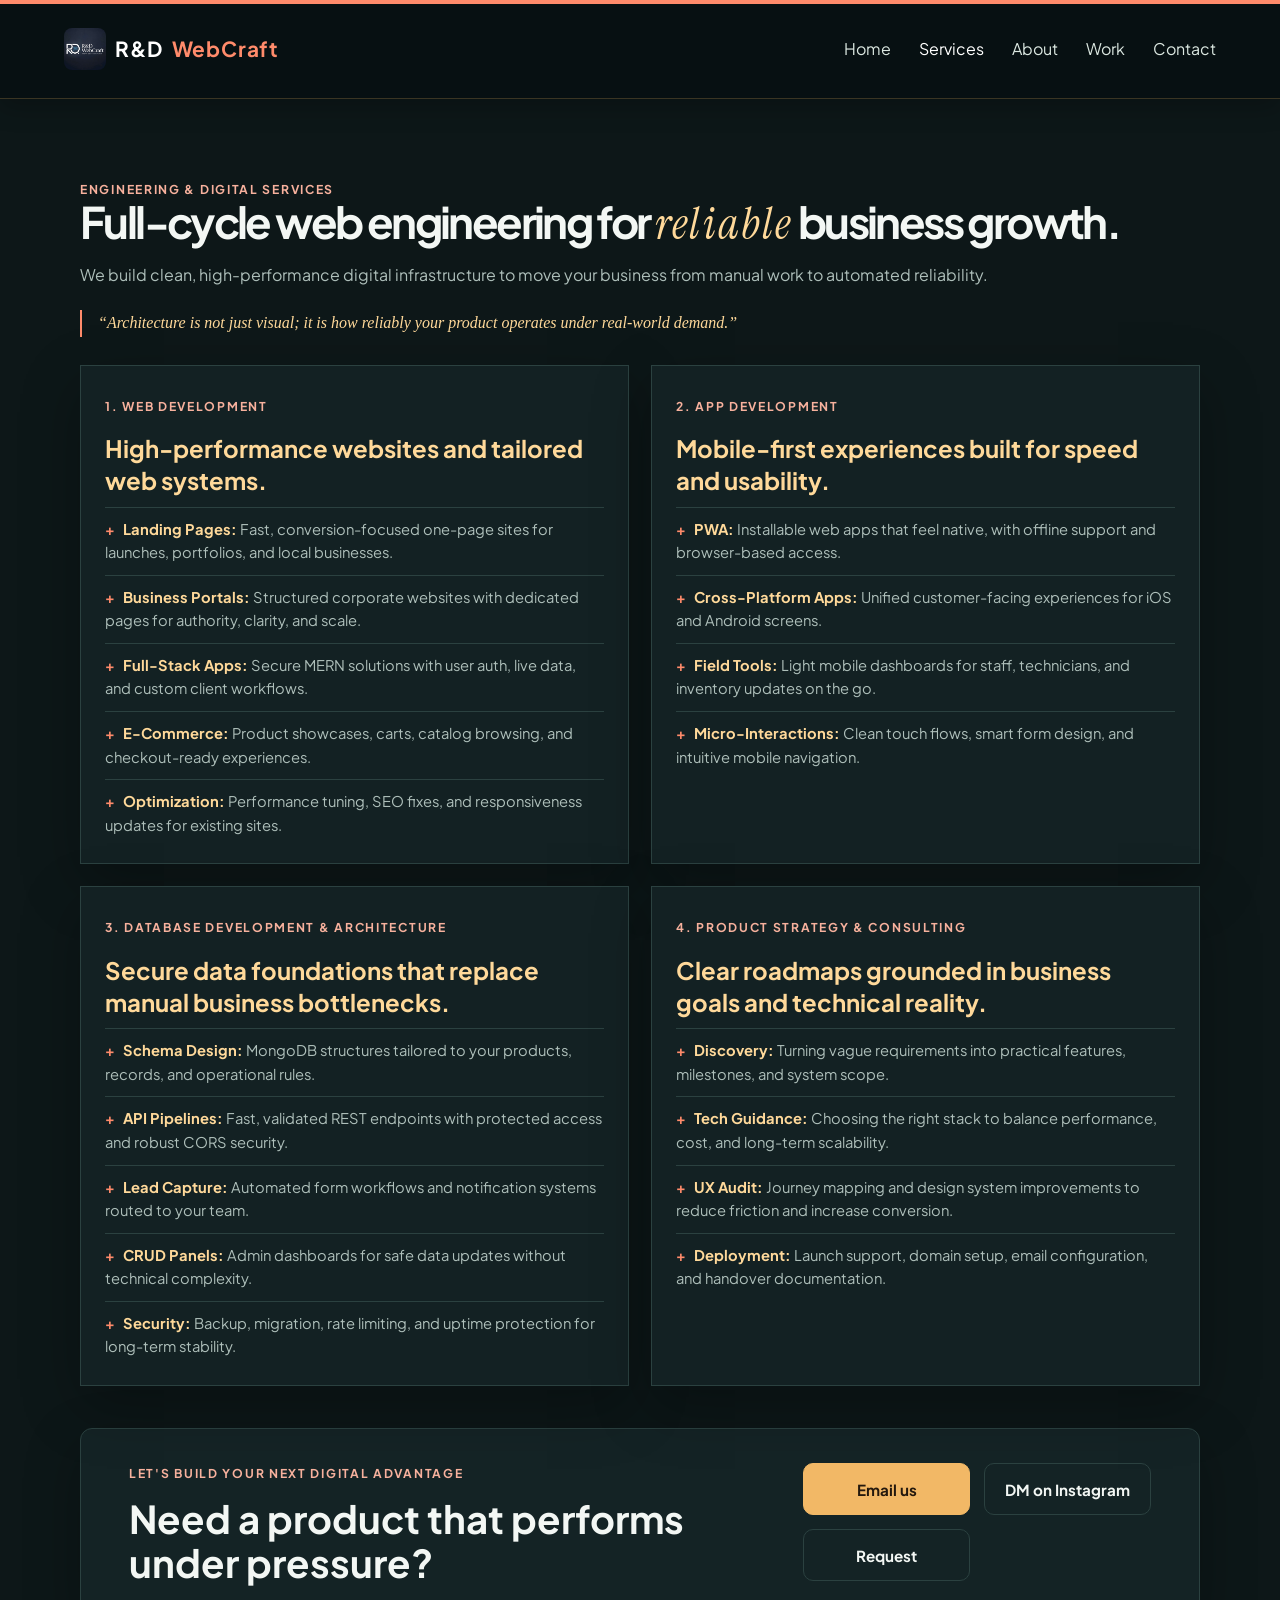
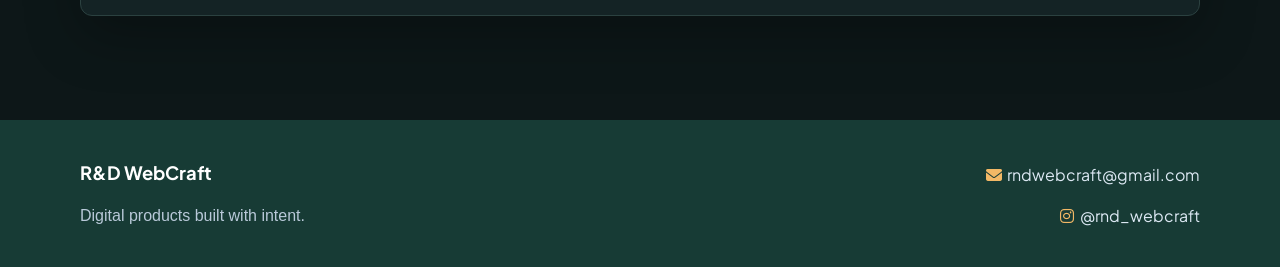
<file: services.html>
<!DOCTYPE html>
<html lang="en">
<head>
  <meta charset="UTF-8" />
  <meta name="viewport" content="width=device-width, initial-scale=1.0" />
  <title>Services | R&amp;D WebCraft</title>
  <link rel="stylesheet" href="Styles.css" />
  <link rel="stylesheet" href="https://cdnjs.cloudflare.com/ajax/libs/font-awesome/6.5.2/css/all.min.css" />
  <link rel="icon" type="image/jpeg" href="images/rnd_webcraft_icon.jpg">
  <link rel="apple-touch-icon" href="images/rnd_webcraft_icon.jpg" />
</head>
<body class="services-page">
  <header class="navbar"><a class="logo" href="index.html"><img src="images/rnd_webcraft_icon.jpg" alt="R&amp;D WebCraft logo" />R&amp;D <span>WebCraft</span></a><nav><a href="index.html">Home</a><a href="services.html" aria-current="page">Services</a><a href="about.html">About</a><a href="testimonies.html">Work</a><a href="contact.html">Contact</a></nav></header>
  <main>
    <section class="services-preview">
      <div class="section-intro reveal">
        <span class="eyebrow">Engineering &amp; Digital Services</span>
        <h1>Full-cycle web engineering for <span class="editorial-emphasis">reliable</span> business growth.</h1>
        <p>We build clean, high-performance digital infrastructure to move your business from manual work to automated reliability.</p>
        <p class="portfolio-quote">“Architecture is not just visual; it is how reliably your product operates under real-world demand.”</p>
      </div>

      <div class="service-detail-grid">
        <article class="service-entry reveal">
          <span class="eyebrow">1. Web Development</span>
          <h3>High-performance websites and tailored web systems.</h3>
          <ul class="service-list">
            <li><strong>Landing Pages:</strong> Fast, conversion-focused one-page sites for launches, portfolios, and local businesses.</li>
            <li><strong>Business Portals:</strong> Structured corporate websites with dedicated pages for authority, clarity, and scale.</li>
            <li><strong>Full-Stack Apps:</strong> Secure MERN solutions with user auth, live data, and custom client workflows.</li>
            <li><strong>E-Commerce:</strong> Product showcases, carts, catalog browsing, and checkout-ready experiences.</li>
            <li><strong>Optimization:</strong> Performance tuning, SEO fixes, and responsiveness updates for existing sites.</li>
          </ul>
        </article>

        <article class="service-entry reveal">
          <span class="eyebrow">2. App Development</span>
          <h3>Mobile-first experiences built for speed and usability.</h3>
          <ul class="service-list">
            <li><strong>PWA:</strong> Installable web apps that feel native, with offline support and browser-based access.</li>
            <li><strong>Cross-Platform Apps:</strong> Unified customer-facing experiences for iOS and Android screens.</li>
            <li><strong>Field Tools:</strong> Light mobile dashboards for staff, technicians, and inventory updates on the go.</li>
            <li><strong>Micro-Interactions:</strong> Clean touch flows, smart form design, and intuitive mobile navigation.</li>
          </ul>
        </article>

        <article class="service-entry reveal">
          <span class="eyebrow">3. Database Development &amp; Architecture</span>
          <h3>Secure data foundations that replace manual business bottlenecks.</h3>
          <ul class="service-list">
            <li><strong>Schema Design:</strong> MongoDB structures tailored to your products, records, and operational rules.</li>
            <li><strong>API Pipelines:</strong> Fast, validated REST endpoints with protected access and robust CORS security.</li>
            <li><strong>Lead Capture:</strong> Automated form workflows and notification systems routed to your team.</li>
            <li><strong>CRUD Panels:</strong> Admin dashboards for safe data updates without technical complexity.</li>
            <li><strong>Security:</strong> Backup, migration, rate limiting, and uptime protection for long-term stability.</li>
          </ul>
        </article>

        <article class="service-entry reveal">
          <span class="eyebrow">4. Product Strategy &amp; Consulting</span>
          <h3>Clear roadmaps grounded in business goals and technical reality.</h3>
          <ul class="service-list">
            <li><strong>Discovery:</strong> Turning vague requirements into practical features, milestones, and system scope.</li>
            <li><strong>Tech Guidance:</strong> Choosing the right stack to balance performance, cost, and long-term scalability.</li>
            <li><strong>UX Audit:</strong> Journey mapping and design system improvements to reduce friction and increase conversion.</li>
            <li><strong>Deployment:</strong> Launch support, domain setup, email configuration, and handover documentation.</li>
          </ul>
        </article>
      </div>

      <div class="service-contact reveal">
        <div class="service-contact-copy">
          <span class="eyebrow">Let&apos;s build your next digital advantage</span>
          <h2>Need a product that performs under pressure?</h2>
        </div>
        <div class="service-contact-actions">
          <a class="contact-action-primary" href="mailto:rndwebcraft@gmail.com">Email us</a>
          <a class="contact-action" href="https://www.instagram.com/rnd_webcraft" target="_blank" rel="noopener noreferrer">DM on Instagram</a>
          <a class="contact-action" href="contact.html">Request</a>
        </div>
      </div>
    </section>
  </main>
  <footer class="services-footer"><div class="services-footer-inner"><div><strong>R&amp;D WebCraft</strong><p>Digital products built with intent.</p></div><div class="footer-contact-details"><a href="mailto:rndwebcraft@gmail.com"><i class="fa-solid fa-envelope" aria-hidden="true"></i> rndwebcraft@gmail.com</a><a href="https://www.instagram.com/rnd_webcraft" target="_blank" rel="noopener noreferrer"><i class="fa-brands fa-instagram" aria-hidden="true"></i> @rnd_webcraft</a></div></div></footer><script src="script.js"></script>
</body>
</html>
</file>
<file: Styles.css>
@import url('https://fonts.googleapis.com/css2?family=Instrument+Serif:ital@0;1&family=Plus+Jakarta+Sans:wght@400;500;600;700;800&display=swap');

:root {
  --ink: #f3f7f4;
  --ink-soft: #aebfba;
  --paper: #0d1718;
  --surface: #142325;
  --line: #2b4140;
  --gold: #f2b866;
  --gold-light: #ffd99a;
  --coral: #ff8b6b;
  --shadow: 0 20px 55px rgba(0, 0, 0, 0.28);
  --content-max: 1120px;
  --page-pad: 20px;
  --font-sans: "Plus Jakarta Sans", "Trebuchet MS", Verdana, sans-serif;
  --font-serif: "Instrument Serif", Georgia, "Times New Roman", serif;
}

* { box-sizing: border-box; }

html { scroll-behavior: smooth; }

body {
  margin: 0;
  background: var(--paper);
  color: var(--ink);
  font-family: var(--font-sans);
  line-height: 1.65;
}

body::before {
  content: "";
  position: fixed;
  inset: 0 0 auto;
  height: 4px;
  z-index: 20;
  background: var(--coral);
  transform: scaleX(0);
  transform-origin: left;
  animation: page-load 900ms ease forwards;
}

a { color: inherit; }

.navbar {
  position: sticky;
  top: 0;
  z-index: 10;
  display: flex;
  justify-content: space-between;
  align-items: center;
  gap: 18px;
  padding: 20px var(--page-pad);
  background: rgba(8, 17, 18, 0.96);
  color: #fff;
  border-bottom: 1px solid rgba(242, 184, 102, 0.22);
  box-shadow: 0 8px 24px rgba(0, 0, 0, 0.24);
}

.logo {
  display: inline-flex;
  align-items: center;
  gap: 10px;
  color: #fff;
  font-family: var(--font-sans);
  font-size: 1.4rem;
  font-weight: 700;
  letter-spacing: 0.04em;
  white-space: nowrap;
  text-decoration: none;
}

.logo img { width: 42px; height: 42px; object-fit: contain; border-radius: 8px; }

.logo span { color: var(--coral); }

nav { display: flex; flex-wrap: wrap; gap: 16px 20px; }

nav a {
  color: #dbe7e1;
  font-family: var(--font-sans);
  font-size: 0.92rem;
  text-decoration: none;
  transition: color 180ms ease;
}

nav a:hover, nav a[aria-current="page"] { color: #fff; }

main { width: 100%; }

section:not(.hero) { width: 100%; }

section:not(.hero) > *, footer > * {
  width: min(100%, var(--content-max));
  margin-left: auto;
  margin-right: auto;
}

.hero {
  max-width: none;
  padding: 76px var(--page-pad);
  color: #fff;
  background: radial-gradient(circle at 80% 20%, rgba(242, 184, 102, 0.16), transparent 30%), linear-gradient(115deg, #201919 0%, #3b2924 58%, #60422b 100%);
}

.home-intro { display: grid; grid-template-columns: 1fr; gap: 34px; align-items: end; }
.home-intro h1 { max-width: 720px; margin: 12px 0 0; font-family: var(--font-sans); font-size: clamp(2.8rem, 12vw, 6.2rem); }
.intro-note { padding: 22px 0 0 24px; border-left: 2px solid var(--coral); }
.intro-note p { margin: 0; color: #dce9e1; font-size: 1rem; }
.process { display: grid; grid-template-columns: 1fr; gap: 24px; padding-top: 24px; border-top: 1px solid var(--line); }
.process-item { display: grid; grid-template-columns: auto 1fr; gap: 14px; }
.process-number { color: var(--coral); font-family: Georgia, serif; font-size: 1.7rem; }
.process-item h3 { margin: 0 0 6px; color: var(--gold-light); font-size: 1.15rem; }
.process-item p { margin: 0; color: var(--ink-soft); font-size: 1.05rem; }
.home-signature { display: flex; align-items: center; flex-wrap: wrap; gap: 14px; margin-top: 38px; color: var(--ink-soft); font-size: 0.9rem; letter-spacing: 0.05em; text-transform: uppercase; }
.home-signature strong { color: var(--gold); font-size: 0.92rem; }
.home-signature i { width: 4px; height: 4px; border-radius: 50%; background: var(--coral); }

.hero-text { max-width: 750px; animation: rise-in 700ms ease both; }

.eyebrow {
  color: #f7b19d;
  font-family: var(--font-sans);
  font-size: 0.76rem;
  font-weight: 700;
  letter-spacing: 0.14em;
  text-transform: uppercase;
}

h1, h2, h3 { line-height: 1.15; }

.hero h1 { max-width: 700px; margin: 14px 0 20px; font-family: var(--font-sans); font-size: clamp(2.55rem, 7vw, 5.9rem); letter-spacing: 0; }
.hero p { max-width: 610px; color: #dce9e1; font-size: 1.12rem; }

.btn-primary, .btn-secondary, button {
  display: inline-block;
  border: 0;
  padding: 13px 20px;
  font-family: var(--font-sans);
  font-size: 0.85rem;
  font-weight: 700;
  text-decoration: none;
  cursor: pointer;
  transition: transform 180ms ease, background 180ms ease;
}

.btn-primary { margin-top: 14px; background: var(--coral); color: #fff; }
.btn-secondary { background: #f3f7f4; color: #0d2928; }
.btn-primary:hover, .btn-secondary:hover, button:hover { transform: translateY(-2px); }

.services-preview, .about, .portfolio, .contact { padding: 36px var(--page-pad) 58px; }
.home-process { padding-bottom: 18px; }
.home-toolkit { padding-top: 8px; }

.identity-section { padding: 62px var(--page-pad) 70px; border-top: 1px solid var(--line); }
.identity-section > .section-intro { max-width: 620px; margin-bottom: 34px; }
.identity-section .section-intro h2 { margin-bottom: 12px; }
.founders-row { display: grid; grid-template-columns: 1fr; gap: 18px; max-width: 720px; margin: 0 auto; }
.founder-card { padding: 12px; border: 1px solid var(--line); background: var(--surface); box-shadow: var(--shadow); text-align: center; }
.founder-portrait { aspect-ratio: 4 / 3; overflow: hidden; background: #203333; }
.founder-portrait img { display: block; width: 100%; height: 100%; object-fit: cover; opacity: 0.72; filter: grayscale(0.25) saturate(0.7); }
.founder-card h3 { margin: 12px 4px 2px; color: var(--ink); font-family: Georgia, "Times New Roman", serif; font-size: 1.3rem; }
.founder-card h3 strong { color: var(--coral); font-size: 1.8rem; }
.identity-convergence { position: relative; max-width: 720px; height: 122px; margin: 36px auto 32px; }
.identity-convergence svg { position: absolute; inset: 0; width: 100%; height: 100%; overflow: visible; }
.identity-convergence path { fill: none; stroke: var(--coral); stroke-width: 0.8; filter: drop-shadow(0 0 4px rgba(255, 139, 107, 0.55)); }
.identity-monogram { position: absolute; top: 62%; left: 50%; display: grid; width: 92px; height: 92px; place-items: center; border: 1px solid var(--gold); border-radius: 50%; background: #1b302f; color: var(--gold-light); font-family: Georgia, "Times New Roman", serif; font-size: 1.45rem; font-weight: 700; box-shadow: 0 0 28px rgba(242, 184, 102, 0.16); transform: translate(-50%, -50%); }
.identity-philosophy { max-width: 720px; margin: 0 auto; padding: 26px 30px; border-left: 2px solid var(--coral); border-right: 2px solid var(--gold); background: rgba(20, 35, 37, 0.72); text-align: center; }
.identity-philosophy h3 { margin: 8px 0 8px; color: var(--gold-light); font-family: var(--font-sans); font-size: clamp(1.65rem, 3vw, 2.5rem); }
.identity-philosophy p { max-width: 620px; margin: 0 auto; color: var(--ink-soft); font-size: 1rem; }
.identity-philosophy strong { color: var(--gold); }

.intro-layout { display: grid; grid-template-columns: 1fr; gap: 26px; align-items: center; margin-bottom: 32px; }
.section-intro { max-width: 650px; margin: 0; }
.home-toolkit > .section-intro { max-width: var(--content-max); }
.home-toolkit > .section-intro { margin-bottom: 16px; }
.services-preview > .section-intro,
.about > .section-intro { max-width: var(--content-max); }
.intro-visual { height: clamp(180px, 19vw, 250px); overflow: hidden; border: 1px solid rgba(43, 65, 64, 0.7); opacity: 0.48; filter: grayscale(0.35) saturate(0.65); }
.intro-visual img { display: block; width: 100%; height: 100%; object-fit: cover; object-position: center; }
.home-overview { max-width: 1120px; }
.section-intro h1, .section-intro h2 {
  margin: 0 0 12px;
  font-family: var(--font-sans);
  font-size: clamp(2.1rem, 4vw, 3.7rem);
  letter-spacing: -0.06em;
  line-height: 0.95;
}
.section-intro p, .about p, .card p { color: var(--ink-soft); }
.portfolio-quote { margin-top: 22px; padding-left: 16px; border-left: 2px solid var(--coral); color: var(--gold-light) !important; font-family: Georgia, "Times New Roman", serif; font-style: italic; }
.home-overview p { max-width: none; font-size: clamp(1.15rem, 1.8vw, 1.4rem); }

 .section-intro h1, .section-intro h2 {
  margin: 0 0 12px;
  font-family: var(--font-sans);
  font-size: clamp(2.1rem, 4vw, 3.7rem);
  letter-spacing: -0.06em;
  line-height: 0.95;
}

.home-page .section-intro h2,
.about-page .section-intro h1,
.services-page .section-intro h1,
.contact-page .section-intro h1,
.work-page .section-intro h1 {
  letter-spacing: -0.06em;
}

.cards { display: grid; grid-template-columns: 1fr; gap: 16px; }
.card { min-height: 220px; padding: 24px; border: 1px solid #2c5b4f; background: #173b35; box-shadow: var(--shadow); }
.card h2, .card h3 { margin-top: 0; color: var(--gold-light); }
.editorial-emphasis {
  color: var(--gold-light);
  font-family: var(--font-serif);
  font-style: italic;
  font-weight: 400;
  letter-spacing: 0.05em;
}
.case-study-grid { display: grid; grid-template-columns: minmax(0, 1fr); gap: 16px; align-items: start; }
.case-study { min-width: 0; height: fit-content; align-self: start; padding: 15px; border: 1px solid #2c5b4f; background: #173b35; box-shadow: var(--shadow); }
.case-study-columns { display: grid; grid-template-columns: minmax(0, 0.9fr) minmax(0, 1.1fr); gap: 20px; align-items: stretch; }
.case-study-details, .case-study-media { min-width: 0; }
.case-study-media { min-height: 250px; }
.case-study h2 { margin: 6px 0 5px; color: var(--gold-light); font-family: var(--font-sans); font-size: clamp(1.65rem, 2.7vw, 2.3rem); }
.case-study-heading h2 { display: flex; align-items: baseline; flex-wrap: wrap; gap: 12px; }
.project-link { display: block; margin-bottom: 12px; color: var(--gold-light); font-family: "Trebuchet MS", sans-serif; font-size: 0.75rem; font-weight: 700; text-decoration: none; }
.project-link:hover { color: var(--gold-light); }
.case-study h3 { margin: 0 0 8px; color: var(--gold-light); font-size: 0.88rem; text-transform: uppercase; letter-spacing: 0.08em; }
.case-study p { margin: 0; color: var(--ink-soft); font-size: 0.78rem; }
.case-study-title { color: var(--ink) !important; font-size: 0.9rem !important; }
.case-study-meta { align-self: end; padding-left: 16px; border-left: 1px solid var(--coral); }
.case-study-meta span { display: block; margin-bottom: 7px; color: var(--ink-soft); font-size: 0.72rem; letter-spacing: 0.12em; text-transform: uppercase; }
.case-study-meta strong { color: var(--ink); font-size: 0.84rem; }
.case-study-quote { grid-column: 1 / -1; padding-top: 14px; border-top: 1px solid var(--line); color: var(--gold-light) !important; font-family: Georgia, "Times New Roman", serif; font-size: 0.82rem !important; font-style: italic; }
.case-study-overview-copy { margin-top: 16px; }
.customer-review { grid-column: 1 / -1; margin-top: 12px; padding: 8px 12px; border-left: 3px solid var(--gold); background: rgba(242, 184, 102, 0.08); }
.customer-review span { display: block; margin-bottom: 5px; color: var(--gold); font-size: 0.68rem; font-weight: 700; letter-spacing: 0.1em; text-transform: uppercase; }
.customer-review p { color: var(--ink) !important; font-size: 0.74rem; font-style: italic; }
.media-assets { display: grid; gap: 12px; }
.case-study-overview .media-assets, .case-study-media .media-assets { margin-top: 14px; padding-top: 10px; border-top: 1px solid var(--line); }
.media-toggle { display: flex; width: 100%; align-items: center; gap: 8px; padding: 9px 10px; border: 1px solid var(--line); background: transparent; color: var(--ink-soft); font: inherit; font-size: 0.75rem; text-align: left; }
.media-toggle:hover { transform: none; background: rgba(255, 255, 255, 0.06); }
.media-toggle-icon { margin-left: auto; transition: transform 180ms ease; }
.media-toggle[aria-expanded="true"] .media-toggle-icon { transform: rotate(180deg); }
.image-bundle { display: grid; grid-template-columns: repeat(4, minmax(0, 1fr)); grid-template-rows: repeat(2, 58px); gap: 7px; margin-top: 7px; overflow: hidden; }
.image-bundle[hidden] { display: none !important; }
.image-thumb { display: block; min-width: 0; padding: 0; border: 0; background: transparent; cursor: zoom-in; }
.image-thumb:hover { transform: none; }
.image-bundle img { display: block; width: 100%; height: 100%; aspect-ratio: 1; object-fit: cover; border: 1px solid var(--line); }
.image-lightbox { position: fixed; inset: 0; z-index: 30; display: grid; place-items: center; padding: 42px 24px 24px; background: rgba(5, 12, 13, 0.92); }
.image-lightbox[hidden] { display: none; }
.image-lightbox img { display: block; max-width: min(1100px, 94vw); max-height: 88vh; object-fit: contain; border: 1px solid var(--line); box-shadow: var(--shadow); }
.lightbox-close { position: absolute; top: 16px; right: 20px; display: grid; width: 42px; height: 42px; place-items: center; padding: 0; border: 1px solid var(--line); background: var(--surface); color: var(--ink); font-size: 1.1rem; }
.lightbox-close:hover { transform: none; background: var(--coral); }
.service-detail-grid {
  display: grid;
  grid-template-columns: 1fr;
  gap: 22px;
  margin-top: 28px;
}

.service-entry {
  padding: 26px 24px;
  border: 1px solid var(--line);
  background: rgba(20, 35, 37, 0.9);
  box-shadow: var(--shadow);
}

.service-entry h3 {
  margin: 14px 0 10px;
  color: var(--gold-light);
  font-size: clamp(1.15rem, 2vw, 1.5rem);
  line-height: 1.35;
}

.service-list { display: grid; gap: 10px; margin: 0; padding: 0; list-style: none; color: var(--ink-soft); font-size: 0.92rem; }
.service-list li { padding-top: 10px; border-top: 1px solid var(--line); line-height: 1.6; }
.service-list li::before { content: "+"; margin-right: 8px; color: var(--coral); font-weight: 700; }
.service-list strong { color: var(--gold-light); }
.service-contact { display: grid; grid-template-columns: minmax(0, 1fr) auto; align-items: center; gap: 28px; margin-top: 42px; padding: 30px clamp(24px, 4vw, 48px); border: 1px solid var(--line); border-radius: 12px; background: var(--surface); box-shadow: var(--shadow); }
.service-contact-copy h2 { max-width: 670px; margin: 12px 0 0; color: var(--ink); font-family: var(--font-sans); font-size: clamp(1.8rem, 3vw, 2.6rem); line-height: 1.15; }
.service-contact-actions { display: grid; grid-template-columns: repeat(2, minmax(120px, 1fr)); gap: 14px; min-width: 290px; }
.service-contact-actions a { display: grid; min-height: 52px; place-items: center; padding: 12px 20px; border: 1px solid var(--line); border-radius: 10px; color: var(--ink); font-size: 0.95rem; font-weight: 700; text-decoration: none; transition: transform 180ms ease, background 180ms ease; }
.service-contact-actions a:hover { transform: translateY(-2px); background: rgba(255, 255, 255, 0.1); }
.service-contact-actions .contact-action-primary { border-color: var(--gold); background: var(--gold); color: #24180d; }
.service-contact-actions .contact-action-primary:hover { background: #f0c665; }
.service-contact-actions .contact-action:last-child { grid-column: 1; }

.about-grid, .contact-grid { display: grid; grid-template-columns: 1fr; gap: 22px; align-items: stretch; }
.contact-grid { grid-template-columns: 1fr; }
.about-grid { grid-template-rows: none; }
.about h2, .contact h2, .portfolio h2 { font-family: var(--font-sans); font-size: clamp(2rem, 4vw, 3.5rem); margin-top: 0; }
.about-card, .contact-box { height: 100%; padding: 30px; background: var(--surface); border-left: 4px solid var(--coral); box-shadow: var(--shadow); }
.profile-links { display: flex; flex-wrap: wrap; gap: 12px; margin-top: 26px; }
.profile-links a { color: var(--gold); font-family: "Trebuchet MS", sans-serif; font-weight: 700; }
.profile-showcase { display: grid; grid-template-columns: 1fr; gap: 18px; }
.profile-frame { width: 100%; height: 620px; border: 1px solid var(--line); background: var(--surface); box-shadow: var(--shadow); }

.design-architecture-section { padding: 36px var(--page-pad) 48px; border-top: 1px solid var(--line); }
.design-header { max-width: 720px; margin: 0 auto 24px; text-align: center; }
.design-header h3 { margin: 8px 0 0; font-size: 1.2rem; color: var(--ink); line-height: 1.3; letter-spacing: -0.02em; }
.design-card-compact { max-width: 720px; margin: 0 auto; padding: 0; border: 1px solid var(--line); background: var(--surface); display: grid; grid-template-columns: minmax(140px, 180px) 1fr; gap: 0; box-shadow: var(--shadow); overflow: hidden; }
.design-portrait-compact { aspect-ratio: 4 / 3; overflow: hidden; background: #203333; padding: 8px; display: flex; align-items: center; justify-content: center; }
.design-portrait-compact img { display: block; width: 100%; height: 100%; object-fit: cover; object-position: center; }
.design-card-top { padding: 20px 18px; display: flex; flex-direction: column; gap: 10px; background: rgba(20, 35, 37, 0.6); }
.design-role { margin: 0; font-size: 1rem; font-weight: 700; color: var(--gold-light); font-family: var(--font-sans); letter-spacing: 0.02em; line-height: 1.3; }
.design-specialization { margin: 0; font-size: 0.75rem; font-weight: 600; color: var(--gold); letter-spacing: 0.1em; text-transform: uppercase; font-family: var(--font-sans); }
.design-summary { margin: 0; font-size: 0.82rem; color: var(--ink-soft); line-height: 1.5; font-family: var(--font-serif); font-style: italic; }
.design-tech-stack { display: flex; flex-wrap: wrap; gap: 6px; margin-top: 4px; }
.design-tech-stack span { display: inline-block; padding: 5px 8px; border: 1px solid rgba(242, 184, 102, 0.2); border-radius: 3px; background: rgba(242, 184, 102, 0.04); color: var(--gold-light); font-size: 0.7rem; font-weight: 600; letter-spacing: 0.02em; }

.cta { max-width: none; padding: 92px 24px 104px; background: radial-gradient(circle at 50% 0%, rgba(242, 184, 102, 0.08), transparent 34%), #0a1213; text-align: center; }
.cta-intro { max-width: 620px; margin: 0 auto 34px; }
.cta-intro h2 { margin: 12px 0 8px; color: var(--ink); font-family: var(--font-sans); font-size: clamp(2rem, 4vw, 3.25rem); }
.cta-intro p { margin: 0; color: var(--ink-soft); font-size: 1rem; }
.cta-box { position: relative; max-width: 900px; min-height: 330px; margin: 0 auto; padding: 70px clamp(28px, 7vw, 92px); border: 1px solid #39695c; background: linear-gradient(135deg, #173b35 0%, #1b463e 58%, #15322f 100%); box-shadow: 0 24px 70px rgba(0, 0, 0, 0.34); }
.cta-box::before { content: ""; position: absolute; top: -1px; left: 12%; width: 76%; height: 2px; background: linear-gradient(90deg, transparent, var(--coral), transparent); }
.cta-box h2 { max-width: 620px; margin: 14px auto 16px; color: var(--ink); font-family: var(--font-sans); font-size: clamp(2.2rem, 5vw, 3.65rem); line-height: 1.05; }
.cta-box p { max-width: 500px; margin: 0 auto 22px; color: var(--ink-soft); font-size: 0.95rem; }

.contact form { display: grid; gap: 14px; }
label { color: var(--ink); font-size: 0.82rem; font-weight: 700; }
input, textarea { width: 100%; border: 1px solid var(--line); padding: 14px; background: #102021; color: var(--ink); font: inherit; }
input:focus, textarea:focus { outline: 2px solid var(--coral); outline-offset: 2px; }
textarea { min-height: 150px; resize: vertical; }
button { background: var(--gold); color: #24180d; }

.form-embed {
  width: 100%;
  min-height: 720px;
  height: 100%;
  padding: 12px;
  border: 1px solid var(--line);
  background: rgba(20, 35, 37, 0.8);
  box-shadow: var(--shadow);
}

.form-embed iframe {
  display: block;
  width: 100%;
  min-height: 700px;
  height: 100%;
  border: 0;
  background: #fff;
}

.contact-links-panel {
  display: flex;
  flex-direction: column;
  justify-content: center;
  min-height: 240px;
  margin-top: 26px;
  padding: 24px 22px;
  border: 1px solid var(--line);
  background: rgba(20, 35, 37, 0.8);
  box-shadow: var(--shadow);
}

.contact-links-panel p {
  margin: 0 0 18px;
  color: var(--ink-soft);
  font-size: 0.98rem;
  line-height: 1.7;
}

.contact-links-list {
  display: grid;
  grid-template-columns: repeat(2, minmax(0, 1fr));
  gap: 12px;
}

.contact-links-list a {
  display: inline-flex;
  align-items: center;
  justify-content: center;
  gap: 8px;
  min-height: 50px;
  padding: 10px 16px;
  border: 1px solid var(--line);
  background: rgba(255, 255, 255, 0.02);
  color: var(--ink);
  text-decoration: none;
  font-size: 0.9rem;
  font-weight: 700;
  transition: transform 180ms ease, border-color 180ms ease, background 180ms ease;
}

.contact-links-list a:hover {
  transform: translateY(-2px);
  border-color: var(--gold);
  background: rgba(242, 184, 102, 0.08);
}

.contact-links-list i {
  color: var(--gold-light);
}

strong, .highlight { color: var(--coral); font-weight: 700; }

footer { padding: 28px 24px; background: var(--ink); color: #dbe7e1; }
footer p { max-width: 1120px; margin: 0 auto; font-family: "Trebuchet MS", sans-serif; font-size: 0.82rem; }
.services-footer { padding: 38px 24px; background: #173b35; color: #dce8f3; }
.services-footer-inner { display: flex; justify-content: space-between; align-items: flex-end; gap: 30px; max-width: 1120px; margin: 0 auto; }
.services-footer strong { color: #fff; font-size: 1.15rem; }
.services-footer p { margin: 14px 0 0; color: #b9c9d9; font-size: 1rem; }
.footer-contact-details { display: grid; gap: 14px; text-align: right; }
.footer-contact-details a { color: #dce8f3; font-size: 1rem; text-decoration: none; }
.footer-contact-details i { width: 1.2em; color: var(--gold); text-align: center; }

.reveal { opacity: 0; transform: translateY(24px); transition: opacity 600ms ease, transform 600ms ease; }
.reveal.is-visible { opacity: 1; transform: none; }
.is-leaving { opacity: 0; transition: opacity 220ms ease; }

@keyframes page-load { to { transform: scaleX(1); } }
@keyframes rise-in { from { opacity: 0; transform: translateY(24px); } to { opacity: 1; transform: none; } }

@media (min-width: 600px) {
  :root { --page-pad: 32px; }

  .navbar { align-items: center; flex-direction: row; padding-block: 24px; }
  .logo { gap: 9px; font-size: 1.2rem; }
  .logo img { width: 38px; height: 38px; }
  nav { gap: 22px; }
  nav a { font-size: 0.98rem; }
  .hero { padding-block: 96px; }
  .home-intro { grid-template-columns: minmax(0, 1.15fr) minmax(220px, 0.85fr); gap: 42px; }
  .process { grid-template-columns: repeat(2, minmax(0, 1fr)); gap: 28px; }
  .cards, .about-grid, .contact-grid, .profile-showcase, .service-detail-grid { grid-template-columns: repeat(2, minmax(0, 1fr)); }
  .founders-row { grid-template-columns: repeat(2, minmax(0, 1fr)); gap: 28px; }
  .intro-layout { grid-template-columns: minmax(0, 1.15fr) minmax(210px, 0.85fr); gap: 32px; }
  .intro-visual { height: clamp(180px, 19vw, 250px); }
  .case-study-columns { grid-template-columns: minmax(0, 0.9fr) minmax(0, 1.1fr); gap: 20px; }
  .service-contact { grid-template-columns: 1fr; }
  .service-contact-actions { grid-template-columns: repeat(2, minmax(120px, 1fr)); min-width: 0; width: 100%; }
  .identity-section { padding-block: 76px 84px; }
  .design-architecture-section { padding-block: 42px 54px; }
  .design-card-compact { grid-template-columns: minmax(0, 200px) 1fr; gap: 0; }
  .design-card-top { padding: 22px 20px; }
  .design-role { font-size: 1.05rem; }
  .cta { padding-block: 76px 88px; }
  .home-process { padding-bottom: 30px; }
  .home-toolkit { padding-top: 14px; }
  .cta-box { min-height: 330px; padding: 64px clamp(34px, 7vw, 86px); }
}

@media (min-width: 900px) {
  :root { --page-pad: 48px; }

  .navbar { padding-block: 28px; }
  .logo { font-size: 1.3rem; }
  .logo img { width: 42px; height: 42px; }
  nav { gap: 28px; }
  nav a { font-size: 1rem; }
  .hero { padding-block: clamp(110px, 12vw, 150px); }
  .home-intro { gap: clamp(48px, 7vw, 96px); }
  .process { grid-template-columns: repeat(3, minmax(0, 1fr)); }
  .cards { grid-template-columns: repeat(4, minmax(0, 1fr)); }
  .service-contact { grid-template-columns: minmax(0, 1fr) auto; }
  .service-contact-actions { min-width: 290px; width: auto; }
  .about-grid, .contact-grid { gap: 28px; }
  .contact-grid { grid-template-columns: minmax(0, 0.92fr) minmax(0, 1.3fr); }
  .profile-showcase { grid-template-columns: repeat(2, minmax(0, 1fr)); }
  .services-preview, .about, .portfolio, .contact { padding-block: 60px 84px; }
  .design-architecture-section { padding-block: 50px 62px; }
  .design-card-compact { grid-template-columns: minmax(0, 260px) 1fr; gap: 0; }
  .design-card-top { padding: 28px 26px; }
  .design-role { font-size: 1.12rem; }
  .design-summary { font-size: 0.88rem; }
  .home-process { padding-bottom: 42px; }
  .home-toolkit { padding-top: 20px; }
  .identity-section { padding-block: 86px 92px; }
  .cta { padding-block: 92px 104px; }
}

@media (min-width: 1280px) {
  :root { --page-pad: 64px; }

  .hero h1 { font-size: clamp(4.5rem, 6vw, 6.2rem); }
  .section-intro h1, .section-intro h2 { font-size: clamp(2.4rem, 3.4vw, 3.7rem); }
  .home-overview p { font-size: clamp(1.2rem, 1.5vw, 1.4rem); }
  .services-preview, .about, .portfolio, .contact { padding-block: 76px 104px; }
  .design-architecture-section { padding-block: 56px 70px; }
  .design-card-compact { grid-template-columns: minmax(0, 300px) 1fr; gap: 0; }
  .design-card-top { padding: 32px 30px; }
  .design-role { font-size: 1.2rem; }
  .home-process { padding-bottom: 48px; }
  .home-toolkit { padding-top: 24px; }
  .cta-box { max-width: 960px; }
}

@media (prefers-reduced-motion: reduce) {
  *, *::before, *::after { scroll-behavior: auto !important; animation-duration: 0.01ms !important; transition-duration: 0.01ms !important; }
}

.industries-section {
  padding: 62px var(--page-pad) 70px;
  border-top: 1px solid var(--line);
}

.industries-section > .section-intro {
  max-width: 720px;
  margin-bottom: 30px;
}

.industries-grid {
  display: grid;
  grid-template-columns: 1fr;
  gap: 12px;
}

.industry-card {
  display: flex;
  min-width: 0;
  align-items: center;
  gap: 12px;
  min-height: 92px;
  padding: 14px;
  border: 1px solid rgba(255, 255, 255, 0.08);
  border-radius: 14px;
  background: rgba(20, 35, 37, 0.82);
  box-shadow: 0 12px 30px rgba(0, 0, 0, 0.14);
  transition: transform 180ms ease, border-color 180ms ease, box-shadow 180ms ease;
}

.industry-card:hover {
  border-color: rgba(242, 184, 102, 0.46);
  box-shadow: 0 16px 34px rgba(0, 0, 0, 0.24), 0 0 22px rgba(242, 184, 102, 0.08);
  transform: translateY(-3px);
}

.industry-icon {
  display: grid;
  flex: 0 0 38px;
  width: 38px;
  height: 38px;
  place-items: center;
  border: 1px solid rgba(242, 184, 102, 0.24);
  border-radius: 10px;
  background: rgba(242, 184, 102, 0.08);
  color: var(--gold-light);
  font-size: 0.95rem;
}

.industry-card h3 {
  margin: 0 0 4px;
  color: var(--ink);
  font-size: 0.9rem;
  line-height: 1.25;
}

.industry-card p {
  margin: 0;
  color: var(--ink-soft);
  font-size: 0.72rem;
  line-height: 1.4;
}

@media (min-width: 600px) {
  .industries-section { padding-block: 76px 84px; }
  .industries-grid { grid-template-columns: repeat(2, minmax(0, 1fr)); gap: 14px; }
}

@media (min-width: 800px) and (max-width: 1023px) {
  .industries-grid { grid-template-columns: repeat(3, minmax(0, 1fr)); }
}

@media (min-width: 1024px) {
  .industries-grid { grid-template-columns: repeat(5, 1fr); gap: 14px; }
  .industry-card { min-height: 104px; padding: 14px 12px; }
  .industry-card h3 { font-size: 0.84rem; }
  .industry-card p { font-size: 0.68rem; }
}

@media (min-width: 1280px) {
  .industries-section { padding-block: 86px 94px; }
}
</file>
<file: profile-dark.css>
/* Keeps the embedded profile documents aligned with the studio theme. */
:root {
  --panel: #142325;
  --primary: #ffd99a;
  --header-start: #0b2427;
  --header-end: #60422b;
  --text: #f3f7f4;
  --muted: #aebfba;
  --line: #2b4140;
  --shadow: 0 20px 55px rgba(0, 0, 0, 0.28);
}

body { background: #0d1718; color: var(--text); font-family: "Trebuchet MS", Verdana, sans-serif; font-size: 15px; }
.page { max-width: 1120px; margin: 24px auto; background: var(--panel); border-color: var(--line); border-radius: 8px; box-shadow: var(--shadow); }
.top { background: linear-gradient(115deg, var(--header-start), var(--header-end)); padding: 30px clamp(22px, 4vw, 48px); }
h1, .section-header h2 { font-family: Georgia, "Times New Roman", serif; letter-spacing: 0; }
.content { grid-template-columns: minmax(220px, 28%) 1fr; }
.sidebar { background: #102021; border-color: var(--line); padding: 28px clamp(18px, 3vw, 30px); }
.main { padding: 32px clamp(22px, 4vw, 44px); }
.section-title { color: var(--primary); border-color: var(--line); }
.summary, .list { color: var(--text); }
.small-text, .section-header p, .about-card p { color: var(--muted); }
table, .skill-list li, .language-list li, .about-card, .contact-box { background: #172a2b; border-color: var(--line); }
th { background: #1c3837; color: var(--primary); }
td { border-color: var(--line); }
.level, .skill-list span, .contact-links a { background: rgba(242, 184, 102, 0.14); color: var(--primary); border-color: var(--line); }
.is-leaving { opacity: 0; transition: opacity 220ms ease; }

@media (max-width: 760px) {
  .page { margin: 0; border-width: 0; border-radius: 0; }
  .top { padding: 24px 20px; }
  .content { grid-template-columns: 1fr; }
  .sidebar { border-right: 0; border-bottom: 1px solid var(--line); }
  .main, .sidebar { padding: 24px 20px; }
}
</file>
